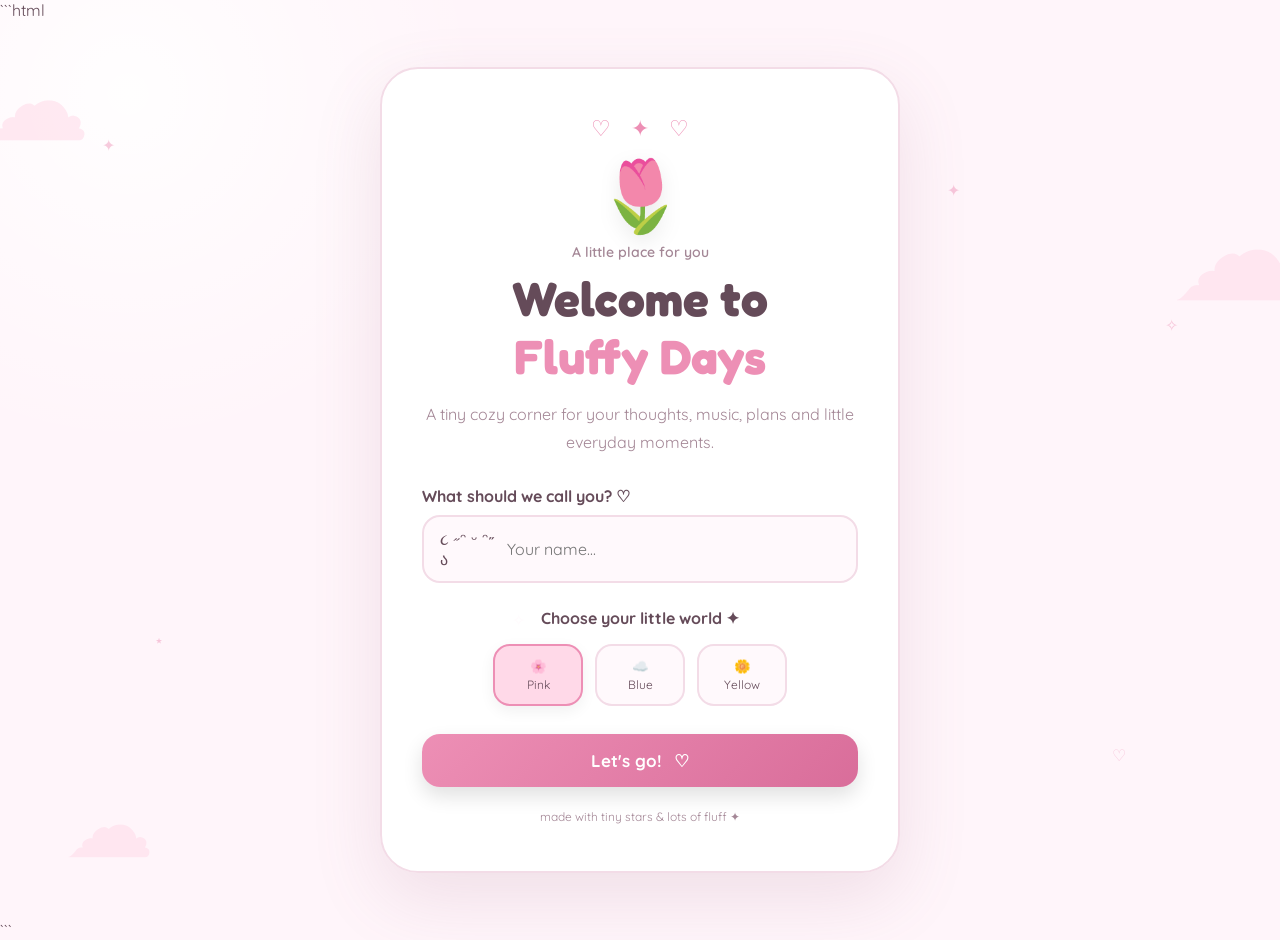
<file: index.html>
```html
<!DOCTYPE html>
<html lang="en">

<head>

    <meta charset="UTF-8">

    <meta
        name="viewport"
        content="width=device-width, initial-scale=1.0"
    >

    <title>Fluffy Days ✦</title>

    <link rel="stylesheet" href="style.css">

    <link rel="preconnect" href="https://fonts.googleapis.com">

    <link
        rel="preconnect"
        href="https://fonts.gstatic.com"
        crossorigin
    >

    <link
        href="https://fonts.googleapis.com/css2?family=Fredoka:wght@400;500;600;700&family=Quicksand:wght@400;500;600;700&display=swap"
        rel="stylesheet"
    >

</head>


<body>

    <!-- =========================================
         DECORATIONS
    ========================================== -->

    <div class="cloud cloud-one">☁</div>
    <div class="cloud cloud-two">☁</div>
    <div class="cloud cloud-three">☁</div>

    <div class="sparkles">
        <span>✦</span>
        <span>✧</span>
        <span>⋆</span>
        <span>✦</span>
        <span>♡</span>
        <span>✧</span>
    </div>


    <!-- =========================================
         WELCOME SCREEN
    ========================================== -->

    <main
        class="welcome-screen"
        id="welcomeScreen"
    >

        <div class="welcome-card">

            <div class="top-decoration">
                <span>♡</span>
                <span>✦</span>
                <span>♡</span>
            </div>

            <div class="flower">
                🌷
            </div>

            <p class="tiny-title">
                A little place for you
            </p>

            <h1>
                Welcome to
                <span>Fluffy Days</span>
            </h1>

            <p class="subtitle">
                A tiny cozy corner for your thoughts,
                music, plans and little everyday moments.
            </p>


            <!-- NAME -->

            <div class="name-section">

                <label for="nameInput">
                    What should we call you? ♡
                </label>

                <div class="input-wrapper">

                    <span>
                        ૮ ˶ᵔ ᵕ ᵔ˶ ა
                    </span>

                    <input
                        type="text"
                        id="nameInput"
                        placeholder="Your name..."
                        maxlength="20"
                        autocomplete="off"
                    >

                </div>

            </div>


            <!-- THEME -->

            <div class="theme-section">

                <p>
                    Choose your little world ✦
                </p>

                <div class="theme-options">

                    <button
                        type="button"
                        class="theme pink selected"
                        data-theme="pink"
                    >
                        🌸
                        <span>Pink</span>
                    </button>

                    <button
                        type="button"
                        class="theme blue"
                        data-theme="blue"
                    >
                        ☁️
                        <span>Blue</span>
                    </button>

                    <button
                        type="button"
                        class="theme yellow"
                        data-theme="yellow"
                    >
                        🌼
                        <span>Yellow</span>
                    </button>

                </div>

            </div>


            <!-- ENTER -->

            <button
                type="button"
                class="enter-button"
                id="enterButton"
            >
                <span>Let's go!</span>
                <span>♡</span>
            </button>

            <p class="little-note">
                made with tiny stars & lots of fluff ✦
            </p>

        </div>

    </main>



    <!-- =========================================
         MAIN APP
    ========================================== -->

    <main
        class="app hidden"
        id="app"
    >

        <!-- HEADER -->

        <header class="app-header">

            <div>

                <p class="hello">
                    Hello,
                </p>

                <h2 id="userGreeting">
                    Fluffy Friend ♡
                </h2>

            </div>

            <button
                type="button"
                class="settings-button"
                id="settingsButton"
            >
                ⚙
            </button>

        </header>



        <!-- =====================================
             NAVIGATION
        ====================================== -->

        <nav class="main-nav">

            <button
                type="button"
                class="nav-button active"
                data-page="home"
            >
                🏠
                <span>Home</span>
            </button>

            <button
                type="button"
                class="nav-button"
                data-page="diary"
            >
                📖
                <span>Diary</span>
            </button>

            <button
                type="button"
                class="nav-button"
                data-page="music"
            >
                🎵
                <span>Music</span>
            </button>

            <button
                type="button"
                class="nav-button"
                data-page="timer"
            >
                ⏱️
                <span>Timer</span>
            </button>

            <button
                type="button"
                class="nav-button"
                data-page="calendar"
            >
                📅
                <span>Calendar</span>
            </button>

            <button
                type="button"
                class="nav-button"
                data-page="tasks"
            >
                📝
                <span>Tasks</span>
            </button>

        </nav>



        <!-- =====================================
             HOME
        ====================================== -->

        <section
            class="page active-page"
            id="homePage"
        >

            <section class="hero-card">

                <div class="hero-text">

                    <p id="dateText">
                        Today is a lovely day ✦
                    </p>

                    <h1>
                        Make today
                        <span>your little story.</span>
                    </h1>

                    <p>
                        Write something down,
                        listen to music,
                        focus for a while
                        or simply rest.
                    </p>

                </div>

                <div class="hero-decoration">
                    🌸
                    <span>✦</span>
                    ☁
                </div>

            </section>


            <section class="feature-grid">

                <button
                    type="button"
                    class="feature-card"
                    data-page="diary"
                >
                    <span class="feature-icon">
                        📖
                    </span>

                    <strong>
                        My Diary
                    </strong>

                    <small>
                        Write your thoughts ♡
                    </small>
                </button>


                <button
                    type="button"
                    class="feature-card"
                    data-page="music"
                >
                    <span class="feature-icon">
                        🎵
                    </span>

                    <strong>
                        Music
                    </strong>

                    <small>
                        Let the day play ♪
                    </small>
                </button>


                <button
                    type="button"
                    class="feature-card"
                    data-page="timer"
                >
                    <span class="feature-icon">
                        ⏱️
                    </span>

                    <strong>
                        Focus Timer
                    </strong>

                    <small>
                        A little time for you
                    </small>
                </button>


                <button
                    type="button"
                    class="feature-card"
                    data-page="calendar"
                >
                    <span class="feature-icon">
                        🌷
                    </span>

                    <strong>
                        Calendar
                    </strong>

                    <small>
                        Keep your days together
                    </small>
                </button>


                <button
                    type="button"
                    class="feature-card"
                    data-page="tasks"
                >
                    <span class="feature-icon">
                        ☁️
                    </span>

                    <strong>
                        My Tasks
                    </strong>

                    <small>
                        Little things to do
                    </small>
                </button>


                <button
                    type="button"
                    class="feature-card"
                    data-page="diary"
                >
                    <span class="feature-icon">
                        ✨
                    </span>

                    <strong>
                        Memories
                    </strong>

                    <small>
                        Look back at your days
                    </small>
                </button>

            </section>


            <section class="quote-card">

                <span>✦</span>

                <p>
                    "You don't have to make
                    every day perfect.
                    Just make it yours."
                </p>

                <span>♡</span>

            </section>

        </section>



        <!-- =====================================
             DIARY
        ====================================== -->

        <section
            class="page"
            id="diaryPage"
        >

            <div class="page-title">

                <div>

                    <p>
                        Your little book of memories
                    </p>

                    <h1>
                        My Diary 📖
                    </h1>

                </div>

                <button
                    type="button"
                    class="primary-button"
                    id="newEntryButton"
                >
                    + New Entry
                </button>

            </div>


            <div class="diary-toolbar">

                <div class="search-box">

                    <span>🔍</span>

                    <input
                        type="text"
                        id="diarySearch"
                        placeholder="Search your memories..."
                    >

                </div>


                <button
                    type="button"
                    class="filter-button"
                    id="favoritesFilter"
                >
                    ⭐ Favorites
                </button>

            </div>


            <div
                class="diary-entries"
                id="diaryEntries"
            ></div>


            <div
                class="empty-diary"
                id="emptyDiary"
            >

                <div class="empty-cloud">
                    ☁️
                </div>

                <h2>
                    Your little book is empty ♡
                </h2>

                <p>
                    Maybe today is the perfect day
                    to write your first memory.
                </p>

                <button
                    type="button"
                    class="primary-button"
                    id="emptyNewEntry"
                >
                    Write something ✍️
                </button>

            </div>

        </section>



        <!-- =====================================
             MUSIC
        ====================================== -->

        <section
            class="page"
            id="musicPage"
        >

            <div class="page-title">

                <div>

                    <p>
                        A soundtrack for your little world
                    </p>

                    <h1>
                        My Music 🎵
                    </h1>

                </div>

            </div>


            <div class="music-container">

                <div class="music-player-card">

                    <div class="music-art">

                        <div class="music-disc">
                            ♪
                        </div>

                        <span>
                            ♡
                        </span>

                    </div>


                    <div class="music-info">

                        <p>
                            Your cozy music corner
                        </p>

                        <h2>
                            Play something lovely ♡
                        </h2>

                        <small>
                            Open Spotify and let
                            your favorite songs play.
                        </small>

                    </div>


                    <a
                        class="spotify-button"
                        href="https://open.spotify.com/"
                        target="_blank"
                        rel="noopener noreferrer"
                    >
                        🎧
                        Open Spotify
                        ↗
                    </a>

                </div>


                <div class="music-mini-grid">

                    <button
                        type="button"
                        class="music-mini-card"
                        data-spotify-search="lofi"
                    >

                        <span>🌙</span>

                        <strong>
                            Night
                        </strong>

                        <small>
                            Soft & peaceful
                        </small>

                    </button>


                    <button
                        type="button"
                        class="music-mini-card"
                        data-spotify-search="happy music"
                    >

                        <span>☀️</span>

                        <strong>
                            Morning
                        </strong>

                        <small>
                            Happy beginnings
                        </small>

                    </button>


                    <button
                        type="button"
                        class="music-mini-card"
                        data-spotify-search="rain sounds"
                    >

                        <span>🌧️</span>

                        <strong>
                            Rainy Day
                        </strong>

                        <small>
                            Cozy atmosphere
                        </small>

                    </button>

                </div>

            </div>

        </section>



        <!-- =====================================
             TIMER
        ====================================== -->

        <section
            class="page"
            id="timerPage"
        >

            <div class="page-title">

                <div>

                    <p>
                        One little step at a time
                    </p>

                    <h1>
                        Focus Timer ⏱️
                    </h1>

                </div>

            </div>


            <div class="timer-container">

                <div class="timer-card">

                    <div class="timer-decoration">
                        ✦
                    </div>

                    <p
                        id="timerMode"
                        class="timer-mode"
                    >
                        Focus time
                    </p>

                    <div
                        id="timerDisplay"
                        class="timer-display"
                    >
                        25:00
                    </div>

                    <p
                        id="timerMessage"
                        class="timer-message"
                    >
                        Ready when you are ♡
                    </p>


                    <div class="timer-presets">

                        <button
                            type="button"
                            class="timer-preset active"
                            data-minutes="25"
                        >
                            25 min
                        </button>

                        <button
                            type="button"
                            class="timer-preset"
                            data-minutes="15"
                        >
                            15 min
                        </button>

                        <button
                            type="button"
                            class="timer-preset"
                            data-minutes="5"
                        >
                            5 min
                        </button>

                    </div>


                    <div class="timer-controls">

                        <button
                            type="button"
                            id="startTimer"
                            class="primary-button"
                        >
                            ▶ Start
                        </button>

                        <button
                            type="button"
                            id="pauseTimer"
                            class="secondary-button"
                        >
                            ⏸ Pause
                        </button>

                        <button
                            type="button"
                            id="resetTimer"
                            class="secondary-button"
                        >
                            ↻ Reset
                        </button>

                    </div>

                </div>


                <div class="timer-tip">

                    <span>
                        🌷
                    </span>

                    <div>

                        <strong>
                            Little reminder
                        </strong>

                        <p>
                            You don't need to finish
                            everything at once.
                            Just focus on this moment.
                        </p>

                    </div>

                </div>

            </div>

        </section>



        <!-- =====================================
             CALENDAR
        ====================================== -->

        <section
            class="page"
            id="calendarPage"
        >

            <div class="page-title">

                <div>

                    <p>
                        Keep your little days together
                    </p>

                    <h1>
                        My Calendar 📅
                    </h1>

                </div>

            </div>


            <div class="calendar-layout">

                <div class="calendar-card">

                    <div class="calendar-header">

                        <button
                            type="button"
                            id="previousMonth"
                            class="calendar-arrow"
                        >
                            ‹
                        </button>

                        <h2 id="calendarMonth">
                            Month
                        </h2>

                        <button
                            type="button"
                            id="nextMonth"
                            class="calendar-arrow"
                        >
                            ›
                        </button>

                    </div>


                    <div class="calendar-weekdays">

                        <span>Sun</span>
                        <span>Mon</span>
                        <span>Tue</span>
                        <span>Wed</span>
                        <span>Thu</span>
                        <span>Fri</span>
                        <span>Sat</span>

                    </div>


                    <div
                        class="calendar-grid"
                        id="calendarGrid"
                    ></div>

                </div>


                <div class="calendar-side-card">

                    <div class="calendar-flower">
                        🌷
                    </div>

                    <h2>
                        Your little day
                    </h2>

                    <p id="selectedDateText">
                        Pick a date from your calendar ♡
                    </p>

                    <button
                        type="button"
                        class="primary-button"
                        id="calendarTodayButton"
                    >
                        Today ✦
                    </button>

                </div>

            </div>

        </section>



        <!-- =====================================
             TASKS
        ====================================== -->

        <section
            class="page"
            id="tasksPage"
        >

            <div class="page-title">

                <div>

                    <p>
                        Small steps still count
                    </p>

                    <h1>
                        My Tasks 📝
                    </h1>

                </div>

            </div>


            <div class="tasks-container">

                <div class="task-input-card">

                    <div class="task-input-wrapper">

                        <span>
                            ✦
                        </span>

                        <input
                            type="text"
                            id="taskInput"
                            placeholder="What little thing do you want to do?"
                            maxlength="100"
                        >

                        <button
                            type="button"
                            id="addTaskButton"
                            class="primary-button"
                        >
                            Add ♡
                        </button>

                    </div>

                </div>


                <div class="task-progress-card">

                    <div>

                        <strong>
                            Today's little goals
                        </strong>

                        <span id="taskProgress">
                            0 / 0
                        </span>

                    </div>

                    <div class="progress-bar">

                        <div
                            id="taskProgressBar"
                            class="progress-fill"
                        ></div>

                    </div>

                </div>


                <div
                    class="task-list"
                    id="taskList"
                ></div>


                <div
                    class="empty-tasks"
                    id="emptyTasks"
                >

                    <div>
                        ☁️
                    </div>

                    <h2>
                        Nothing here yet ♡
                    </h2>

                    <p>
                        Add one tiny thing you'd like
                        to accomplish today.
                    </p>

                </div>

            </div>

        </section>



        <!-- =====================================
             FOOTER
        ====================================== -->

        <footer>

            <span>☁</span>

            <span>
                Fluffy Days
            </span>

            <span>♡</span>

        </footer>

    </main>



    <!-- =========================================
         DIARY MODAL
    ========================================== -->

    <div
        class="modal hidden"
        id="diaryModal"
    >

        <div class="modal-card">

            <button
                type="button"
                class="close-button"
                id="closeDiary"
            >
                ×
            </button>


            <div class="modal-heading">

                <span>
                    🌷
                </span>

                <div>

                    <p>
                        A little page for you
                    </p>

                    <h2 id="modalTitle">
                        New Memory
                    </h2>

                </div>

            </div>


            <label>
                Title
            </label>

            <input
                class="diary-title-input"
                id="entryTitle"
                placeholder="Give this memory a name..."
                maxlength="80"
            >


            <label>
                How are you feeling? ♡
            </label>


            <div class="mood-options">

                <button
                    type="button"
                    class="mood"
                    data-mood="🥰"
                >
                    🥰
                    <span>Happy</span>
                </button>

                <button
                    type="button"
                    class="mood"
                    data-mood="😊"
                >
                    😊
                    <span>Good</span>
                </button>

                <button
                    type="button"
                    class="mood"
                    data-mood="😌"
                >
                    😌
                    <span>Calm</span>
                </button>

                <button
                    type="button"
                    class="mood"
                    data-mood="🥲"
                >
                    🥲
                    <span>Emotional</span>
                </button>

                <button
                    type="button"
                    class="mood"
                    data-mood="😔"
                >
                    😔
                    <span>Sad</span>
                </button>

                <button
                    type="button"
                    class="mood"
                    data-mood="😴"
                >
                    😴
                    <span>Tired</span>
                </button>

            </div>


            <label>
                Date
            </label>

            <input
                type="date"
                id="entryDate"
            >


            <label>
                Tags
                <small>
                    separate with commas
                </small>
            </label>

            <input
                class="diary-title-input"
                id="entryTags"
                placeholder="school, friends, art..."
            >


            <label>
                Your thoughts
            </label>

            <textarea
                id="entryContent"
                placeholder="Dear diary... ♡"
            ></textarea>


            <div class="modal-bottom">

                <button
                    type="button"
                    class="favorite-toggle"
                    id="favoriteToggle"
                >
                    ☆ Add to favorites
                </button>

                <button
                    type="button"
                    class="primary-button"
                    id="saveEntry"
                >
                    Save Memory ♡
                </button>

            </div>

        </div>

    </div>



    <!-- =========================================
         JAVASCRIPT
    ========================================== -->

    <script src="app.js"></script>

</body>

</html>
```
</file>
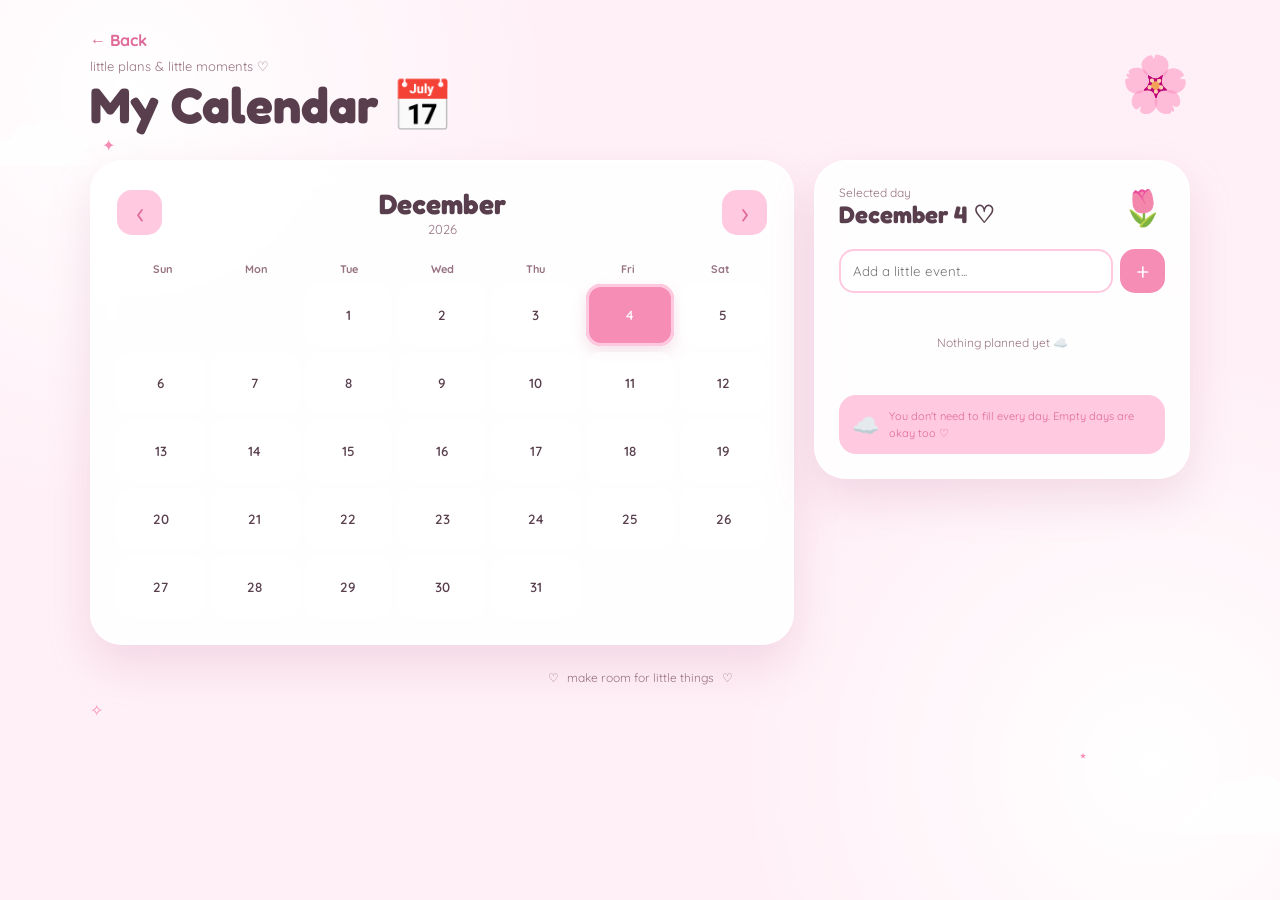
<file: calendar.html>
<!DOCTYPE html>
<html lang="en">

<head>
    <meta charset="UTF-8">

    <meta name="viewport"
          content="width=device-width, initial-scale=1.0">

    <title>Calendar ♡ | Fluffy Days</title>

    <link rel="stylesheet" href="calendar.css">

    <link
        href="https://fonts.googleapis.com/css2?family=Fredoka:wght@400;500;600;700&family=Quicksand:wght@400;500;600;700&display=swap"
        rel="stylesheet">
</head>

<body>

    <div class="cloud cloud-one">☁</div>
    <div class="cloud cloud-two">☁</div>

    <div class="sparkles">
        <span>✦</span>
        <span>♡</span>
        <span>✧</span>
        <span>⋆</span>
    </div>


    <main class="calendar-app">

        <header class="calendar-header">

            <div>

                <a href="index.html" class="back-button">
                    ← Back
                </a>

                <p class="little-label">
                    little plans & little moments ♡
                </p>

                <h1>
                    My Calendar 📅
                </h1>

            </div>

            <div class="header-decoration">
                🌸
            </div>

        </header>


        <section class="calendar-layout">


            <!-- CALENDAR -->

            <section class="calendar-card">

                <div class="month-header">

                    <button id="previousMonth">
                        ‹
                    </button>

                    <div>

                        <h2 id="monthTitle">
                            August
                        </h2>

                        <p id="yearTitle">
                            2026
                        </p>

                    </div>

                    <button id="nextMonth">
                        ›
                    </button>

                </div>


                <div class="weekdays">

                    <span>Sun</span>
                    <span>Mon</span>
                    <span>Tue</span>
                    <span>Wed</span>
                    <span>Thu</span>
                    <span>Fri</span>
                    <span>Sat</span>

                </div>


                <div
                    class="calendar-grid"
                    id="calendarGrid">
                </div>

            </section>


            <!-- EVENTS -->

            <aside class="event-panel">

                <div class="event-header">

                    <div>

                        <p>
                            Selected day
                        </p>

                        <h2 id="selectedDate">
                            Today ♡
                        </h2>

                    </div>

                    <span>
                        🌷
                    </span>

                </div>


                <div class="event-form">

                    <input
                        id="eventInput"
                        type="text"
                        placeholder="Add a little event..."
                    >

                    <button id="addEventButton">
                        +
                    </button>

                </div>


                <div
                    class="event-list"
                    id="eventList">
                </div>


                <div class="calendar-tip">

                    <span>☁️</span>

                    <p>
                        You don't need to fill every day.
                        Empty days are okay too ♡
                    </p>

                </div>

            </aside>

        </section>


        <footer>
            <span>♡</span>
            <span>make room for little things</span>
            <span>♡</span>
        </footer>

    </main>


    <script src="calendar.js"></script>

</body>
</html>
</file>
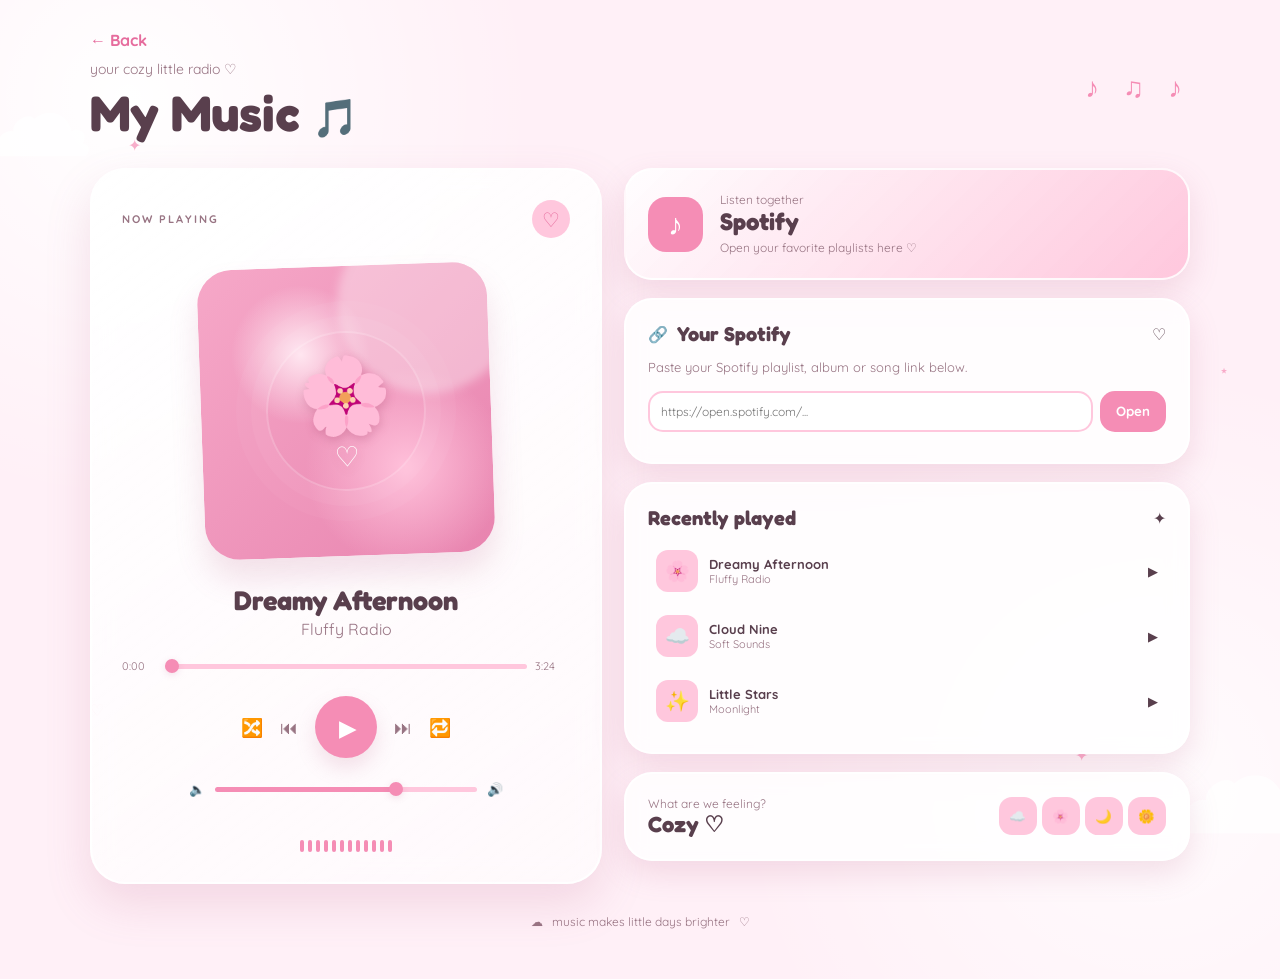
<file: music.html>
<!DOCTYPE html>
<html lang="en">

<head>

    <meta charset="UTF-8">

    <meta
        name="viewport"
        content="width=device-width, initial-scale=1.0"
    >

    <title>Music ♡ | Fluffy Days</title>

    <link rel="stylesheet" href="music.css">

    <link
        href="https://fonts.googleapis.com/css2?family=Fredoka:wght@400;500;600;700&family=Quicksand:wght@400;500;600;700&display=swap"
        rel="stylesheet"
    >

</head>

<body>

    <!-- Decorative background -->

    <div class="cloud cloud-1">☁</div>
    <div class="cloud cloud-2">☁</div>

    <div class="sparkles">
        <span>✦</span>
        <span>✧</span>
        <span>♡</span>
        <span>✦</span>
        <span>⋆</span>
    </div>


    <!-- ======================================
         APP
    ======================================= -->

    <main class="music-app">


        <!-- HEADER -->

        <header class="music-header">

            <div>

                <a
                    href="index.html"
                    class="back-button"
                >
                    ← Back
                </a>

                <p class="little-label">
                    your cozy little radio ♡
                </p>

                <h1>
                    My Music
                    <span>🎵</span>
                </h1>

            </div>

            <div class="header-decoration">
                ♪ ♫ ♪
            </div>

        </header>



        <!-- ==================================
             MAIN MUSIC AREA
        =================================== -->

        <section class="music-layout">


            <!-- =================================
                 PLAYER
            ================================== -->

            <section class="player-card">

                <div class="player-top">

                    <span>
                        NOW PLAYING
                    </span>

                    <button
                        id="favoriteButton"
                        class="heart-button"
                        aria-label="Favorite"
                    >
                        ♡
                    </button>

                </div>


                <!-- Album artwork -->

                <div
                    class="album-art"
                    id="albumArt"
                >

                    <div class="album-glow"></div>

                    <div class="album-center">

                        <span class="music-note">
                            ♪
                        </span>

                        <span>
                            ♡
                        </span>

                    </div>

                    <div class="vinyl-lines"></div>

                </div>


                <!-- Song information -->

                <div class="song-info">

                    <h2 id="songTitle">
                        Your Little Song
                    </h2>

                    <p id="artistName">
                        Fluffy Radio
                    </p>

                </div>


                <!-- Progress -->

                <div class="progress-area">

                    <span id="currentTime">
                        0:00
                    </span>

                    <input
                        type="range"
                        id="progressBar"
                        min="0"
                        max="100"
                        value="0"
                    >

                    <span id="totalTime">
                        3:24
                    </span>

                </div>


                <!-- Controls -->

                <div class="player-controls">

                    <button
                        id="shuffleButton"
                        class="small-control"
                        aria-label="Shuffle"
                    >
                        🔀
                    </button>

                    <button
                        id="previousButton"
                        class="small-control"
                        aria-label="Previous"
                    >
                        ⏮
                    </button>

                    <button
                        id="playButton"
                        class="play-button"
                        aria-label="Play"
                    >
                        ▶
                    </button>

                    <button
                        id="nextButton"
                        class="small-control"
                        aria-label="Next"
                    >
                        ⏭
                    </button>

                    <button
                        id="repeatButton"
                        class="small-control"
                        aria-label="Repeat"
                    >
                        🔁
                    </button>

                </div>


                <!-- Volume -->

                <div class="volume-area">

                    <span>
                        🔈
                    </span>

                    <input
                        type="range"
                        id="volumeBar"
                        min="0"
                        max="100"
                        value="70"
                    >

                    <span>
                        🔊
                    </span>

                </div>


                <!-- Visualizer -->

                <div
                    class="visualizer"
                    id="visualizer"
                >

                    <i></i>
                    <i></i>
                    <i></i>
                    <i></i>
                    <i></i>
                    <i></i>
                    <i></i>
                    <i></i>
                    <i></i>
                    <i></i>
                    <i></i>
                    <i></i>

                </div>

            </section>



            <!-- =================================
                 RIGHT SIDE
            ================================== -->

            <div class="music-side">


                <!-- Spotify -->

                <section class="spotify-card">

                    <div class="spotify-icon">
                        ♪
                    </div>

                    <div class="spotify-text">

                        <p>
                            Listen together
                        </p>

                        <h2>
                            Spotify
                        </h2>

                        <span>
                            Open your favorite
                            playlists here ♡
                        </span>

                    </div>

                </section>


                <!-- Spotify link -->

                <section class="spotify-link-card">

                    <div class="section-heading">

                        <div>

                            <span>
                                🔗
                            </span>

                            <h2>
                                Your Spotify
                            </h2>

                        </div>

                        <span>
                            ♡
                        </span>

                    </div>


                    <p>
                        Paste your Spotify playlist,
                        album or song link below.
                    </p>


                    <div class="spotify-input">

                        <input
                            type="url"
                            id="spotifyInput"
                            placeholder="https://open.spotify.com/..."
                        >

                        <button
                            id="spotifyButton"
                        >
                            Open
                        </button>

                    </div>


                    <div
                        class="spotify-message"
                        id="spotifyMessage"
                    >
                    </div>

                </section>



                <!-- Recently played -->

                <section class="recent-card">

                    <div class="section-heading">

                        <h2>
                            Recently played
                        </h2>

                        <span>
                            ✦
                        </span>

                    </div>


                    <div
                        class="recent-list"
                        id="recentList"
                    >

                        <button
                            class="recent-item"
                            data-title="Dreamy Afternoon"
                            data-artist="Fluffy Radio"
                        >

                            <span class="recent-cover">
                                🌸
                            </span>

                            <span class="recent-info">

                                <strong>
                                    Dreamy Afternoon
                                </strong>

                                <small>
                                    Fluffy Radio
                                </small>

                            </span>

                            <span>
                                ▶
                            </span>

                        </button>


                        <button
                            class="recent-item"
                            data-title="Cloud Nine"
                            data-artist="Soft Sounds"
                        >

                            <span class="recent-cover">
                                ☁️
                            </span>

                            <span class="recent-info">

                                <strong>
                                    Cloud Nine
                                </strong>

                                <small>
                                    Soft Sounds
                                </small>

                            </span>

                            <span>
                                ▶
                            </span>

                        </button>


                        <button
                            class="recent-item"
                            data-title="Little Stars"
                            data-artist="Moonlight"
                        >

                            <span class="recent-cover">
                                ✨
                            </span>

                            <span class="recent-info">

                                <strong>
                                    Little Stars
                                </strong>

                                <small>
                                    Moonlight
                                </small>

                            </span>

                            <span>
                                ▶
                            </span>

                        </button>

                    </div>

                </section>



                <!-- Mood -->

                <section class="mood-card">

                    <div>

                        <p>
                            What are we feeling?
                        </p>

                        <h2 id="moodText">
                            Cozy ♡
                        </h2>

                    </div>

                    <div class="mood-buttons">

                        <button data-mood="Cozy ♡">
                            ☁️
                        </button>

                        <button data-mood="Happy ✦">
                            🌸
                        </button>

                        <button data-mood="Dreamy ✧">
                            🌙
                        </button>

                        <button data-mood="Calm ♡">
                            🌼
                        </button>

                    </div>

                </section>


            </div>

        </section>



        <!-- ==================================
             FOOTER
        =================================== -->

        <footer>

            <span>☁</span>

            <span>
                music makes little days brighter
            </span>

            <span>♡</span>

        </footer>

    </main>


    <script src="music.js"></script>

</body>

</html>
</file>
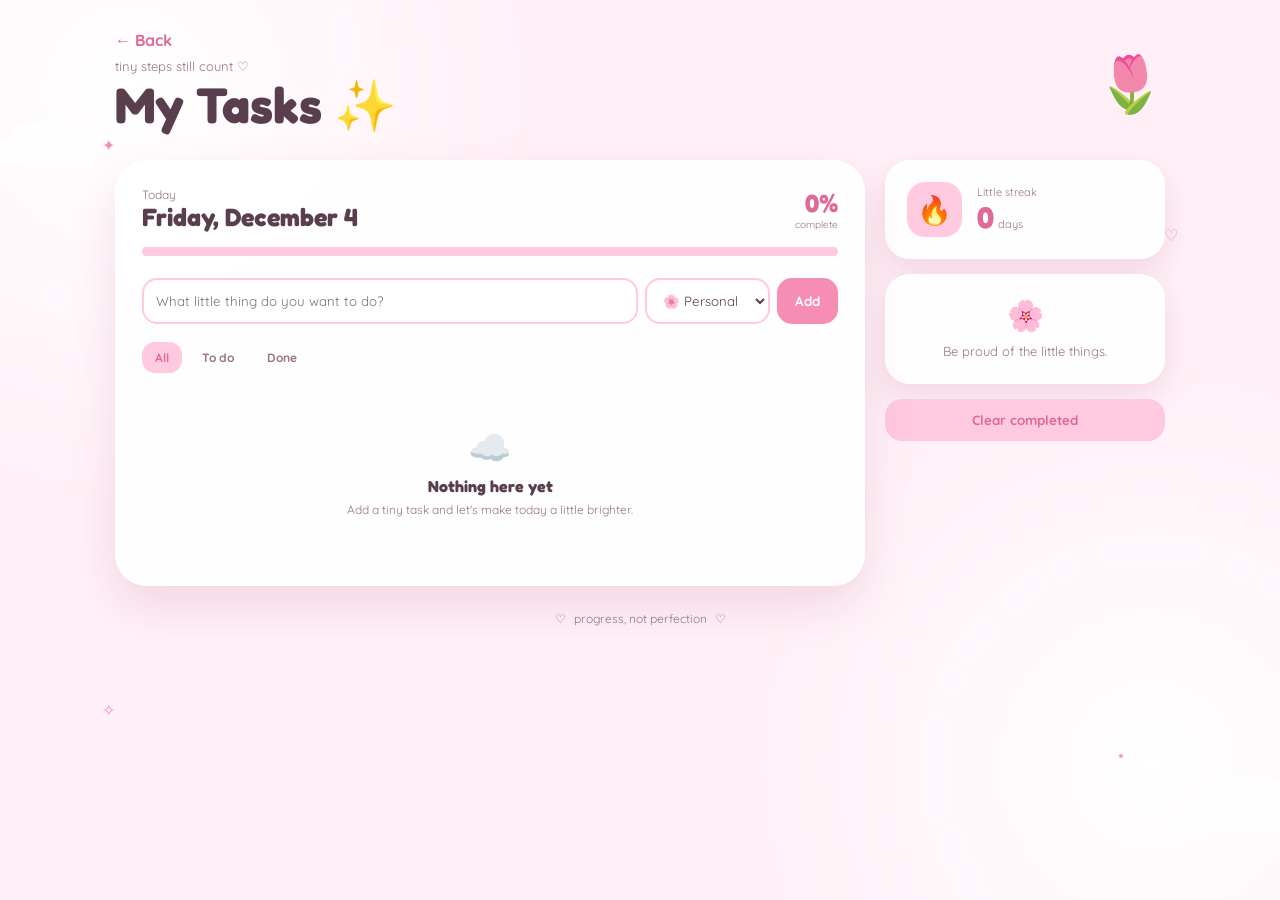
<file: tasks.html>
<!DOCTYPE html>
<html lang="en">

<head>

    <meta charset="UTF-8">

    <meta
        name="viewport"
        content="width=device-width, initial-scale=1.0"
    >

    <title>Tasks ♡ | Fluffy Days</title>

    <link rel="stylesheet" href="tasks.css">

    <link
        href="https://fonts.googleapis.com/css2?family=Fredoka:wght@400;500;600;700&family=Quicksand:wght@400;500;600;700&display=swap"
        rel="stylesheet">

</head>

<body>

    <div class="cloud cloud-one">☁</div>
    <div class="cloud cloud-two">☁</div>

    <div class="sparkles">
        <span>✦</span>
        <span>♡</span>
        <span>✧</span>
        <span>⋆</span>
    </div>


    <main class="tasks-app">


        <header class="tasks-header">

            <div>

                <a
                    href="index.html"
                    class="back-button"
                >
                    ← Back
                </a>

                <p class="little-label">
                    tiny steps still count ♡
                </p>

                <h1>
                    My Tasks ✨
                </h1>

            </div>

            <div class="header-decoration">
                🌷
            </div>

        </header>


        <section class="tasks-layout">


            <!-- MAIN TASK AREA -->

            <section class="tasks-card">


                <div class="task-top">

                    <div>

                        <p>
                            Today
                        </p>

                        <h2 id="dateText">
                            Today ♡
                        </h2>

                    </div>

                    <div class="progress-number">

                        <strong id="progressPercent">
                            0%
                        </strong>

                        <span>
                            complete
                        </span>

                    </div>

                </div>


                <!-- PROGRESS BAR -->

                <div class="progress-bar">

                    <div
                        id="progressFill"
                        class="progress-fill">
                    </div>

                </div>


                <!-- ADD TASK -->

                <div class="add-task">

                    <input
                        id="taskInput"
                        type="text"
                        placeholder="What little thing do you want to do?"
                    >

                    <select id="categorySelect">

                        <option value="🌸">
                            🌸 Personal
                        </option>

                        <option value="📚">
                            📚 Study
                        </option>

                        <option value="💼">
                            💼 Work
                        </option>

                        <option value="💗">
                            💗 Self-care
                        </option>

                    </select>

                    <button id="addTaskButton">
                        Add
                    </button>

                </div>


                <!-- FILTER -->

                <div class="filters">

                    <button
                        class="filter active"
                        data-filter="all"
                    >
                        All
                    </button>

                    <button
                        class="filter"
                        data-filter="active"
                    >
                        To do
                    </button>

                    <button
                        class="filter"
                        data-filter="completed"
                    >
                        Done
                    </button>

                </div>


                <!-- TASK LIST -->

                <div
                    id="taskList"
                    class="task-list">
                </div>


                <div
                    id="emptyMessage"
                    class="empty-message"
                >
                    <span>☁️</span>

                    <strong>
                        Nothing here yet
                    </strong>

                    <p>
                        Add a tiny task and let's
                        make today a little brighter.
                    </p>

                </div>


            </section>


            <!-- SIDE -->

            <aside class="task-side">


                <div class="streak-card">

                    <span class="streak-icon">
                        🔥
                    </span>

                    <div>

                        <p>
                            Little streak
                        </p>

                        <strong id="streakCount">
                            0
                        </strong>

                        <span>
                            days
                        </span>

                    </div>

                </div>


                <div class="quote-card">

                    <span>
                        🌸
                    </span>

                    <p id="quoteText">
                        "You don't have to do
                        everything today."
                    </p>

                </div>


                <button
                    id="clearCompleted"
                    class="clear-button"
                >
                    Clear completed
                </button>


            </aside>

        </section>


        <footer>

            <span>♡</span>

            <span>
                progress, not perfection
            </span>

            <span>♡</span>

        </footer>

    </main>


    <script src="tasks.js"></script>

</body>
</html>
</file>
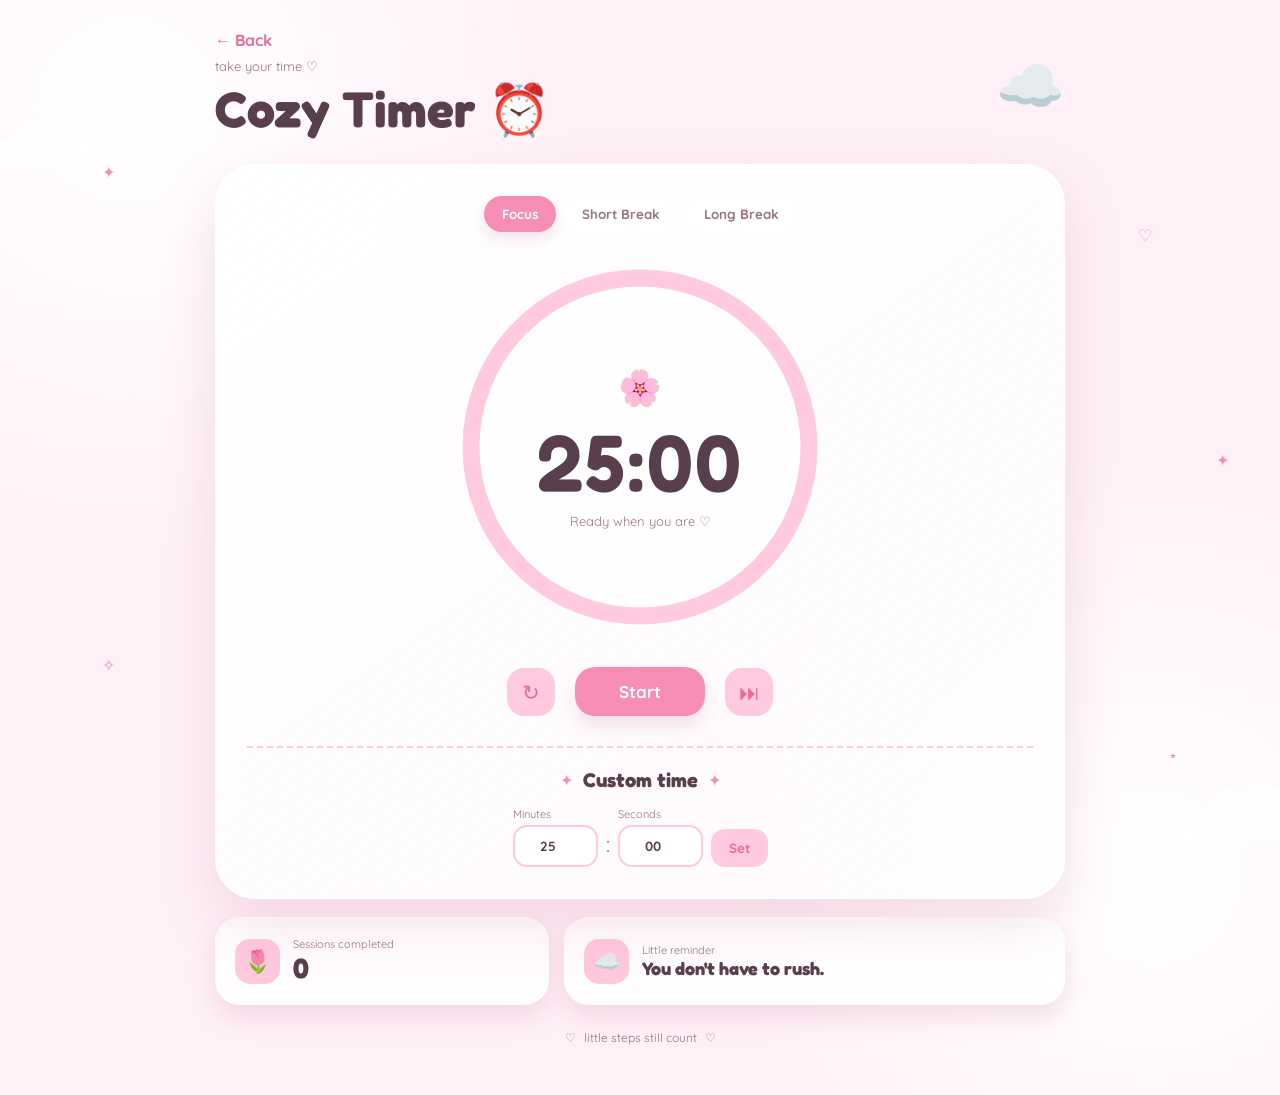
<file: timer.html>
<!DOCTYPE html>
<html lang="en">

<head>
    <meta charset="UTF-8">

    <meta
        name="viewport"
        content="width=device-width, initial-scale=1.0"
    >

    <title>Timer ♡ | Fluffy Days</title>

    <link rel="stylesheet" href="timer.css">

    <link
        href="https://fonts.googleapis.com/css2?family=Fredoka:wght@400;500;600;700&family=Quicksand:wght@400;500;600;700&display=swap"
        rel="stylesheet"
    >
</head>

<body>

    <div class="cloud cloud-one">☁</div>
    <div class="cloud cloud-two">☁</div>

    <div class="sparkles">
        <span>✦</span>
        <span>♡</span>
        <span>✧</span>
        <span>⋆</span>
        <span>✦</span>
    </div>


    <main class="timer-app">

        <!-- HEADER -->

        <header class="timer-header">

            <div>

                <a href="index.html" class="back-button">
                    ← Back
                </a>

                <p class="little-label">
                    take your time ♡
                </p>

                <h1>
                    Cozy Timer ⏰
                </h1>

            </div>

            <div class="header-cloud">
                ☁️
            </div>

        </header>


        <!-- TIMER CARD -->

        <section class="timer-card">

            <div class="timer-mode">

                <button
                    class="mode-button active"
                    data-minutes="25"
                >
                    Focus
                </button>

                <button
                    class="mode-button"
                    data-minutes="5"
                >
                    Short Break
                </button>

                <button
                    class="mode-button"
                    data-minutes="15"
                >
                    Long Break
                </button>

            </div>


            <!-- TIMER -->

            <div class="timer-circle">

                <svg
                    class="progress-ring"
                    viewBox="0 0 300 300"
                >

                    <circle
                        class="ring-background"
                        cx="150"
                        cy="150"
                        r="130"
                    ></circle>

                    <circle
                        id="progressRing"
                        class="ring-progress"
                        cx="150"
                        cy="150"
                        r="130"
                    ></circle>

                </svg>


                <div class="timer-content">

                    <span id="timerEmoji">
                        🌸
                    </span>

                    <div
                        id="timeDisplay"
                        class="time-display"
                    >
                        25:00
                    </div>

                    <p id="timerStatus">
                        Ready when you are ♡
                    </p>

                </div>

            </div>


            <!-- CONTROLS -->

            <div class="timer-controls">

                <button
                    id="resetButton"
                    class="secondary-button"
                >
                    ↻
                </button>

                <button
                    id="startButton"
                    class="start-button"
                >
                    Start
                </button>

                <button
                    id="skipButton"
                    class="secondary-button"
                >
                    ⏭
                </button>

            </div>


            <!-- CUSTOM TIMER -->

            <div class="custom-time">

                <div class="custom-heading">

                    <span>
                        ✦
                    </span>

                    <h2>
                        Custom time
                    </h2>

                    <span>
                        ✦
                    </span>

                </div>


                <div class="custom-inputs">

                    <div>

                        <label for="minutesInput">
                            Minutes
                        </label>

                        <input
                            id="minutesInput"
                            type="number"
                            min="1"
                            max="180"
                            value="25"
                        >

                    </div>

                    <span class="colon">
                        :
                    </span>

                    <div>

                        <label for="secondsInput">
                            Seconds
                        </label>

                        <input
                            id="secondsInput"
                            type="number"
                            min="0"
                            max="59"
                            value="00"
                        >

                    </div>

                    <button id="setCustomButton">
                        Set
                    </button>

                </div>

            </div>

        </section>


        <!-- BOTTOM CARDS -->

        <section class="timer-bottom">


            <!-- SESSION CARD -->

            <div class="info-card">

                <span class="info-icon">
                    🌷
                </span>

                <div>

                    <p>
                        Sessions completed
                    </p>

                    <strong id="sessionCount">
                        0
                    </strong>

                </div>

            </div>


            <!-- MESSAGE -->

            <div class="message-card">

                <span id="messageEmoji">
                    ☁️
                </span>

                <div>

                    <p>
                        Little reminder
                    </p>

                    <strong id="messageText">
                        You don't have to rush.
                    </strong>

                </div>

            </div>

        </section>


        <footer>

            <span>♡</span>

            <span>
                little steps still count
            </span>

            <span>♡</span>

        </footer>

    </main>


    <script src="timer.js"></script>

</body>

</html>
</file>
<file: style.css>
/* ==========================================
   FLUFFY DAYS
   Complete Style Sheet
========================================== */


/* ==========================================
   VARIABLES
========================================== */

:root {

    --bg: #fff5fa;
    --card: #ffffff;
    --card-soft: #fff9fc;

    --primary: #ed8fb5;
    --primary-dark: #d96d9a;
    --primary-light: #ffd9e8;

    --text: #654b59;
    --text-light: #a48796;

    --border: #f3dce7;

    --shadow:
        0 12px 35px rgba(191, 117, 150, 0.12);

    --shadow-hover:
        0 18px 40px rgba(191, 117, 150, 0.20);

    --radius: 24px;
}


/* ==========================================
   BLUE THEME
========================================== */

body.theme-blue {

    --bg: #f1f8ff;
    --card: #ffffff;
    --card-soft: #f8fcff;

    --primary: #80bce8;
    --primary-dark: #559bd0;
    --primary-light: #d8efff;

    --text: #4d6170;
    --text-light: #8298a8;

    --border: #dcecf7;

    --shadow:
        0 12px 35px rgba(85, 155, 208, 0.13);

    --shadow-hover:
        0 18px 40px rgba(85, 155, 208, 0.20);
}


/* ==========================================
   YELLOW THEME
========================================== */

body.theme-yellow {

    --bg: #fffbee;
    --card: #ffffff;
    --card-soft: #fffdf5;

    --primary: #efc85e;
    --primary-dark: #d9ae36;
    --primary-light: #fff0b8;

    --text: #6c6040;
    --text-light: #a4976b;

    --border: #f5e8b9;

    --shadow:
        0 12px 35px rgba(203, 171, 70, 0.13);

    --shadow-hover:
        0 18px 40px rgba(203, 171, 70, 0.20);
}


/* ==========================================
   RESET
========================================== */

* {
    box-sizing: border-box;
}


html {
    scroll-behavior: smooth;
}


body {

    margin: 0;

    min-height: 100vh;

    background:
        radial-gradient(
            circle at 10% 10%,
            rgba(255,255,255,.9),
            transparent 25%
        ),
        var(--bg);

    color: var(--text);

    font-family:
        "Quicksand",
        sans-serif;

    overflow-x: hidden;
}


button,
input,
textarea,
select {

    font-family:
        "Quicksand",
        sans-serif;

}


button {

    cursor: pointer;

    border: none;

}


a {
    text-decoration: none;
}


/* ==========================================
   HIDDEN
========================================== */

.hidden {
    display: none !important;
}


/* ==========================================
   DECORATIVE CLOUDS
========================================== */

.cloud {

    position: fixed;

    z-index: -1;

    color: var(--primary-light);

    font-size: 110px;

    opacity: .55;

    pointer-events: none;

}


.cloud-one {

    top: 30px;

    left: -20px;

}


.cloud-two {

    top: 160px;

    right: -30px;

    font-size: 140px;

}


.cloud-three {

    bottom: 20px;

    left: 5%;

    font-size: 90px;

}


/* ==========================================
   SPARKLES
========================================== */

.sparkles span {

    position: fixed;

    z-index: -1;

    color: var(--primary);

    opacity: .45;

    animation:
        sparkleFloat 4s ease-in-out infinite;

    pointer-events: none;

}


.sparkles span:nth-child(1) {

    top: 15%;

    left: 8%;

}


.sparkles span:nth-child(2) {

    top: 35%;

    right: 8%;

    animation-delay: .8s;

}


.sparkles span:nth-child(3) {

    top: 70%;

    left: 12%;

    animation-delay: 1.5s;

}


.sparkles span:nth-child(4) {

    top: 20%;

    right: 25%;

    animation-delay: 2s;

}


.sparkles span:nth-child(5) {

    bottom: 15%;

    right: 12%;

    animation-delay: 2.5s;

}


.sparkles span:nth-child(6) {

    bottom: 30%;

    left: 40%;

    animation-delay: 1s;

}


@keyframes sparkleFloat {

    0%,
    100% {

        transform:
            translateY(0)
            rotate(0deg);

        opacity: .3;

    }

    50% {

        transform:
            translateY(-12px)
            rotate(15deg);

        opacity: .8;

    }

}


/* ==========================================
   WELCOME
========================================== */

.welcome-screen {

    min-height: 100vh;

    display: flex;

    justify-content: center;

    align-items: center;

    padding: 30px 20px;

}


.welcome-card {

    width: min(
        520px,
        100%
    );

    padding: 45px 40px 35px;

    background:
        rgba(255,255,255,.92);

    border:
        2px solid var(--border);

    border-radius:
        38px;

    box-shadow:
        0 25px 70px
        rgba(150,90,120,.14);

    text-align: center;

    animation:
        welcomePop .7s ease;

}


@keyframes welcomePop {

    from {

        opacity: 0;

        transform:
            translateY(25px)
            scale(.96);

    }

    to {

        opacity: 1;

        transform:
            translateY(0)
            scale(1);

    }

}


.top-decoration {

    display: flex;

    justify-content: center;

    gap: 20px;

    color: var(--primary);

    font-size: 22px;

}


.flower {

    font-size: 70px;

    margin-top: 8px;

    filter:
        drop-shadow(
            0 7px 10px
            rgba(0,0,0,.08)
        );

}


.tiny-title {

    margin: 5px 0;

    color: var(--text-light);

    font-size: 14px;

    font-weight: 600;

}


.welcome-card h1 {

    margin: 8px 0 14px;

    font-family: "Fredoka", sans-serif;

    font-size: clamp(
        34px,
        7vw,
        48px
    );

}


.welcome-card h1 span {

    display: block;

    color: var(--primary);

}


.subtitle {

    line-height: 1.7;

    color: var(--text-light);

}


.name-section {

    margin-top: 30px;

    text-align: left;

}


.name-section label {

    display: block;

    margin-bottom: 9px;

    font-weight: 700;

}


.input-wrapper {

    display: flex;

    align-items: center;

    gap: 10px;

    padding: 12px 16px;

    border:
        2px solid var(--border);

    border-radius: 18px;

    background: var(--card-soft);

    transition: .25s;

}


.input-wrapper:focus-within {

    border-color:
        var(--primary);

    box-shadow:
        0 0 0 4px
        var(--primary-light);

}


.input-wrapper input {

    width: 100%;

    border: none;

    outline: none;

    background: transparent;

    color: var(--text);

    font-size: 16px;

}


.theme-section {

    margin-top: 25px;

}


.theme-section p {

    font-weight: 700;

}


.theme-options {

    display: flex;

    justify-content: center;

    gap: 12px;

}


.theme {

    min-width: 90px;

    padding: 12px 15px;

    background: var(--card-soft);

    border:
        2px solid var(--border);

    border-radius: 17px;

    color: var(--text);

    transition: .25s;

}


.theme span {

    display: block;

    margin-top: 3px;

    font-size: 12px;

}


.theme:hover {

    transform:
        translateY(-3px);

}


.theme.selected {

    border-color:
        var(--primary);

    background:
        var(--primary-light);

    box-shadow:
        0 5px 15px
        rgba(0,0,0,.06);

}


.enter-button {

    width: 100%;

    margin-top: 28px;

    padding: 16px;

    display: flex;

    justify-content: center;

    gap: 12px;

    background:
        linear-gradient(
            135deg,
            var(--primary),
            var(--primary-dark)
        );

    color: white;

    border-radius: 18px;

    font-size: 17px;

    font-weight: 700;

    box-shadow:
        0 9px 20px
        rgba(0,0,0,.12);

    transition: .25s;

}


.enter-button:hover {

    transform:
        translateY(-3px);

    box-shadow:
        0 13px 25px
        rgba(0,0,0,.17);

}


.little-note {

    margin-top: 22px;

    color: var(--text-light);

    font-size: 12px;

}


/* ==========================================
   APP
========================================== */

.app {

    width: min(
        1200px,
        100%
    );

    margin: auto;

    padding:
        25px 25px 50px;

}


.app-header {

    display: flex;

    justify-content: space-between;

    align-items: center;

    margin-bottom: 20px;

}


.hello {

    margin: 0;

    color: var(--text-light);

    font-size: 14px;

}


.app-header h2 {

    margin: 2px 0;

    font-family: "Fredoka", sans-serif;

    font-size: 28px;

}


.settings-button {

    width: 48px;

    height: 48px;

    border-radius: 50%;

    background: var(--card);

    border:
        2px solid var(--border);

    color: var(--text);

    font-size: 20px;

    transition: .25s;

}


.settings-button:hover {

    transform:
        rotate(25deg);

    background:
        var(--primary-light);

}


/* ==========================================
   NAVIGATION
========================================== */

.main-nav {

    display: flex;

    gap: 8px;

    padding: 9px;

    margin-bottom: 30px;

    background:
        rgba(255,255,255,.75);

    border:
        2px solid var(--border);

    border-radius: 24px;

    overflow-x: auto;

    scrollbar-width: none;

}


.main-nav::-webkit-scrollbar {
    display: none;
}


.nav-button {

    flex: 1;

    min-width: 85px;

    padding: 10px 12px;

    background: transparent;

    color: var(--text-light);

    border-radius: 17px;

    transition: .25s;

    font-weight: 700;

}


.nav-button span {

    display: block;

    margin-top: 3px;

    font-size: 12px;

}


.nav-button:hover {

    background:
        var(--primary-light);

    color:
        var(--primary-dark);

}


.nav-button.active {

    background:
        var(--primary);

    color: white;

    box-shadow:
        0 6px 15px
        rgba(0,0,0,.10);

}


/* ==========================================
   PAGE
========================================== */

.page {

    display: none;

    animation:
        pageIn .35s ease;

}


.page.active-page {

    display: block;

}


@keyframes pageIn {

    from {

        opacity: 0;

        transform:
            translateY(10px);

    }

    to {

        opacity: 1;

        transform:
            translateY(0);

    }

}


/* ==========================================
   HOME HERO
========================================== */

.hero-card {

    display: flex;

    justify-content: space-between;

    align-items: center;

    gap: 30px;

    padding: 45px;

    background:
        linear-gradient(
            135deg,
            var(--primary-light),
            var(--card)
        );

    border:
        2px solid var(--border);

    border-radius: 32px;

    box-shadow: var(--shadow);

}


.hero-text {

    max-width: 650px;

}


.hero-text > p:first-child {

    color:
        var(--primary-dark);

    font-weight: 700;

}


.hero-text h1 {

    margin: 10px 0;

    font-family: "Fredoka", sans-serif;

    font-size:
        clamp(32px, 6vw, 55px);

    line-height: 1.05;

}


.hero-text h1 span {

    display: block;

    color:
        var(--primary-dark);

}


.hero-text p:last-child {

    color: var(--text-light);

    line-height: 1.7;

}


.hero-decoration {

    font-size: 75px;

    white-space: nowrap;

}


.hero-decoration span {

    font-size: 35px;

    color: var(--primary);

}


/* ==========================================
   FEATURE GRID
========================================== */

.feature-grid {

    display: grid;

    grid-template-columns:
        repeat(
            3,
            1fr
        );

    gap: 18px;

    margin-top: 22px;

}


.feature-card {

    padding: 25px;

    background:
        var(--card);

    border:
        2px solid var(--border);

    border-radius: 25px;

    text-align: left;

    color: var(--text);

    box-shadow: var(--shadow);

    transition: .25s;

}


.feature-card:hover {

    transform:
        translateY(-6px);

    box-shadow:
        var(--shadow-hover);

    border-color:
        var(--primary);

}


.feature-icon {

    display: block;

    font-size: 38px;

    margin-bottom: 13px;

}


.feature-card strong {

    display: block;

    font-family: "Fredoka", sans-serif;

    font-size: 19px;

}


.feature-card small {

    display: block;

    margin-top: 5px;

    color:
        var(--text-light);

}


/* ==========================================
   QUOTE
========================================== */

.quote-card {

    display: flex;

    align-items: center;

    justify-content: center;

    gap: 20px;

    margin-top: 22px;

    padding: 25px;

    background:
        var(--card);

    border:
        2px dashed var(--border);

    border-radius: 24px;

    color:
        var(--text-light);

    text-align: center;

}


.quote-card p {

    margin: 0;

    font-style: italic;

}


/* ==========================================
   PAGE TITLE
========================================== */

.page-title {

    display: flex;

    align-items: center;

    justify-content: space-between;

    gap: 20px;

    margin-bottom: 22px;

}


.page-title p {

    margin: 0;

    color: var(--text-light);

    font-size: 14px;

}


.page-title h1 {

    margin: 4px 0 0;

    font-family: "Fredoka", sans-serif;

    font-size: 35px;

}


/* ==========================================
   BUTTONS
========================================== */

.primary-button {

    padding: 12px 20px;

    background:
        var(--primary);

    color: white;

    border-radius: 15px;

    font-weight: 700;

    transition: .25s;

}


.primary-button:hover {

    background:
        var(--primary-dark);

    transform:
        translateY(-2px);

}


.secondary-button {

    padding: 12px 18px;

    background:
        var(--card);

    color: var(--text);

    border:
        2px solid var(--border);

    border-radius: 15px;

    font-weight: 700;

    transition: .25s;

}


.secondary-button:hover {

    border-color:
        var(--primary);

    background:
        var(--primary-light);

}


/* ==========================================
   DIARY
========================================== */

.diary-toolbar {

    display: flex;

    gap: 12px;

    margin-bottom: 22px;

}


.search-box {

    flex: 1;

    display: flex;

    align-items: center;

    gap: 10px;

    padding: 12px 16px;

    background:
        var(--card);

    border:
        2px solid var(--border);

    border-radius: 16px;

}


.search-box input {

    width: 100%;

    border: none;

    outline: none;

    background: transparent;

    color: var(--text);

}


.filter-button {

    padding: 0 18px;

    background:
        var(--card);

    color: var(--text);

    border:
        2px solid var(--border);

    border-radius: 16px;

    font-weight: 700;

}


.filter-button.active {

    background:
        var(--primary-light);

    border-color:
        var(--primary);

}


.diary-entries {

    display: grid;

    grid-template-columns:
        repeat(
            2,
            1fr
        );

    gap: 18px;

}


.entry-card {

    position: relative;

    padding: 25px;

    background:
        var(--card);

    border:
        2px solid var(--border);

    border-radius: 25px;

    box-shadow: var(--shadow);

}


.entry-top {

    display: flex;

    justify-content: space-between;

    align-items: center;

}


.entry-mood {

    font-size: 30px;

}


.entry-date {

    color: var(--text-light);

    font-size: 12px;

}


.entry-card h3 {

    margin:
        12px 0 8px;

    font-family: "Fredoka", sans-serif;

    font-size: 22px;

}


.entry-content {

    color: var(--text-light);

    line-height: 1.7;

    white-space: pre-wrap;

    word-break: break-word;

}


.entry-tags {

    display: flex;

    flex-wrap: wrap;

    gap: 6px;

    margin-top: 15px;

}


.tag {

    padding: 5px 9px;

    border-radius: 10px;

    background:
        var(--primary-light);

    color:
        var(--primary-dark);

    font-size: 11px;

}


.entry-actions {

    display: flex;

    gap: 6px;

    margin-top: 18px;

}


.entry-action {

    width: 34px;

    height: 34px;

    border-radius: 11px;

    background:
        var(--card-soft);

    color: var(--text);

}


.entry-action:hover {

    background:
        var(--primary-light);

}


.entry-action.favorite {

    color:
        var(--primary-dark);

}


.entry-action.delete:hover {

    background:
        #ffe0e5;

}


.empty-diary {

    padding: 70px 20px;

    text-align: center;

}


.empty-cloud {

    font-size: 70px;

}


.empty-diary h2 {

    font-family: "Fredoka", sans-serif;

}


/* ==========================================
   MUSIC
========================================== */

.music-container {

    display: grid;

    gap: 20px;

}


.music-player-card {

    position: relative;

    display: grid;

    grid-template-columns:
        180px 1fr auto;

    align-items: center;

    gap: 30px;

    padding: 35px;

    background:
        linear-gradient(
            135deg,
            var(--primary-light),
            var(--card)
        );

    border:
        2px solid var(--border);

    border-radius: 32px;

    box-shadow: var(--shadow);

}


.music-art {

    width: 180px;

    height: 180px;

    display: flex;

    align-items: center;

    justify-content: center;

    position: relative;

    border-radius: 28px;

    background:
        radial-gradient(
            circle,
            var(--primary),
            var(--primary-light)
        );

    box-shadow:
        inset 0 0 30px
        rgba(255,255,255,.5);

}


.music-disc {

    width: 105px;

    height: 105px;

    display: flex;

    align-items: center;

    justify-content: center;

    border-radius: 50%;

    background:
        var(--card);

    color:
        var(--primary);

    font-size: 38px;

    box-shadow:
        0 8px 20px
        rgba(0,0,0,.12);

    animation:
        discSpin 8s linear infinite;

}


.music-art > span {

    position: absolute;

    top: 12px;

    right: 15px;

    font-size: 25px;

}


@keyframes discSpin {

    from {
        transform: rotate(0);
    }

    to {
        transform: rotate(360deg);
    }

}


.music-info p {

    color:
        var(--primary-dark);

    font-weight: 700;

}


.music-info h2 {

    margin: 5px 0;

    font-family: "Fredoka", sans-serif;

    font-size: 28px;

}


.music-info small {

    color:
        var(--text-light);

    line-height: 1.6;

}


.spotify-button {

    display: flex;

    align-items: center;

    gap: 9px;

    padding: 14px 18px;

    background:
        #1db954;

    color: white;

    border-radius: 16px;

    font-weight: 700;

    transition: .25s;

}


.spotify-button:hover {

    transform:
        translateY(-3px);

    box-shadow:
        0 10px 20px
        rgba(29,185,84,.2);

}


.music-mini-grid {

    display: grid;

    grid-template-columns:
        repeat(3, 1fr);

    gap: 16px;

}


.music-mini-card {

    padding: 25px;

    background:
        var(--card);

    border:
        2px solid var(--border);

    border-radius: 22px;

    box-shadow: var(--shadow);

}


.music-mini-card span {

    display: block;

    font-size: 35px;

    margin-bottom: 10px;

}


.music-mini-card strong {

    display: block;

    font-family: "Fredoka", sans-serif;

}


.music-mini-card small {

    color:
        var(--text-light);

}


/* ==========================================
   TIMER
========================================== */

.timer-container {

    max-width: 760px;

    margin: auto;

}


.timer-card {

    padding: 45px;

    text-align: center;

    background:
        linear-gradient(
            145deg,
            var(--primary-light),
            var(--card)
        );

    border:
        2px solid var(--border);

    border-radius: 35px;

    box-shadow: var(--shadow);

}


.timer-decoration {

    color:
        var(--primary);

    font-size: 25px;

}


.timer-mode {

    margin-bottom: 0;

    color:
        var(--text-light);

    font-weight: 700;

}


.timer-display {

    margin: 10px 0;

    font-family: "Fredoka", sans-serif;

    font-size:
        clamp(
            75px,
            14vw,
            125px
        );

    line-height: 1;
</file>
<file: calendar.css>
* {
    box-sizing: border-box;
    margin: 0;
    padding: 0;
}

:root {
    --bg: #fff0f7;
    --primary: #f58db5;
    --secondary: #ffc9df;
    --accent: #df6998;
    --text: #593f4d;
    --soft: #987483;
    --white: rgba(255,255,255,.88);
    --shadow: rgba(191,100,139,.18);
}

body {
    min-height: 100vh;

    font-family: "Quicksand", sans-serif;

    color: var(--text);

    background:
        radial-gradient(circle at 10% 10%,
        white,
        transparent 30%),

        radial-gradient(circle at 90% 85%,
        white,
        transparent 30%),

        var(--bg);

    overflow-x: hidden;
}

button,
input {
    font-family: inherit;
}

button {
    cursor: pointer;
}


/* BACKGROUND */

.cloud {
    position: fixed;

    color: rgba(255,255,255,.7);

    font-size: 130px;

    pointer-events: none;

    z-index: 0;

    animation: floatCloud 7s ease-in-out infinite;
}

.cloud-one {
    top: 4%;
    left: -30px;
}

.cloud-two {
    right: -40px;
    bottom: 3%;

    font-size: 160px;

    animation-delay: 2s;
}

@keyframes floatCloud {

    0%,100% {
        transform: translateX(0);
    }

    50% {
        transform: translateX(18px);
    }
}

.sparkles span {
    position: fixed;

    z-index: 1;

    color: var(--primary);

    animation: sparkle 3s infinite;
}

.sparkles span:nth-child(1) {
    top: 15%;
    left: 8%;
}

.sparkles span:nth-child(2) {
    top: 30%;
    right: 8%;
    animation-delay: .8s;
}

.sparkles span:nth-child(3) {
    bottom: 20%;
    left: 7%;
    animation-delay: 1.5s;
}

.sparkles span:nth-child(4) {
    bottom: 15%;
    right: 15%;
    animation-delay: 2s;
}

@keyframes sparkle {

    0%,100% {
        opacity: .2;
        transform: scale(.7);
    }

    50% {
        opacity: 1;
        transform: scale(1.3);
    }
}


/* APP */

.calendar-app {
    width: min(1100px, 92%);

    margin: auto;

    padding: 30px 0 50px;

    position: relative;

    z-index: 2;
}


/* HEADER */

.calendar-header {
    display: flex;

    justify-content: space-between;

    align-items: center;

    margin-bottom: 25px;
}

.back-button {
    display: inline-block;

    color: var(--accent);

    text-decoration: none;

    font-weight: 700;

    margin-bottom: 8px;
}

.little-label {
    color: var(--soft);

    font-size: 13px;
}

.calendar-header h1 {
    font-family: "Fredoka", sans-serif;

    font-size: clamp(35px, 6vw, 50px);
}

.header-decoration {
    font-size: 55px;

    animation: floatCloud 4s ease-in-out infinite;
}


/* LAYOUT */

.calendar-layout {
    display: grid;

    grid-template-columns: 1.5fr .8fr;

    gap: 20px;
}


/* CALENDAR CARD */

.calendar-card,
.event-panel {
    background: var(--white);

    border: 2px solid rgba(255,255,255,.9);

    border-radius: 32px;

    box-shadow:
        0 20px 45px var(--shadow);

    backdrop-filter: blur(15px);
}

.calendar-card {
    padding: 25px;
}


/* MONTH */

.month-header {
    display: flex;

    justify-content: space-between;

    align-items: center;

    margin-bottom: 25px;
}

.month-header button {
    border: none;

    width: 45px;
    height: 45px;

    border-radius: 15px;

    background: var(--secondary);

    color: var(--accent);

    font-size: 30px;

    transition: .2s;
}

.month-header button:hover {
    transform: scale(1.08);
}

.month-header div {
    text-align: center;
}

.month-header h2 {
    font-family: "Fredoka", sans-serif;

    font-size: 28px;
}

.month-header p {
    color: var(--soft);

    font-size: 13px;
}


/* WEEKDAYS */

.weekdays {
    display: grid;

    grid-template-columns: repeat(7,1fr);

    margin-bottom: 8px;
}

.weekdays span {
    text-align: center;

    color: var(--soft);

    font-size: 11px;

    font-weight: 700;
}


/* DAYS */

.calendar-grid {
    display: grid;

    grid-template-columns: repeat(7,1fr);

    gap: 6px;
}

.day {
    min-height: 62px;

    border: none;

    border-radius: 15px;

    background: rgba(255,255,255,.65);

    color: var(--text);

    position: relative;

    transition: .2s;

    font-weight: 600;
}

.day:hover {
    background: var(--secondary);

    transform: translateY(-2px);
}

.day.empty {
    background: transparent;

    cursor: default;
}

.day.today {
    background: var(--primary);

    color: white;

    box-shadow:
        0 6px 15px var(--shadow);
}

.day.selected {
    outline: 3px solid var(--secondary);

    outline-offset: -3px;
}

.day.has-event::after {
    content: "♥";

    position: absolute;

    bottom: 5px;
    left: 50%;

    transform: translateX(-50%);

    font-size: 10px;

    color: var(--accent);
}

.day.today.has-event::after {
    color: white;
}


/* EVENT PANEL */

.event-panel {
    padding: 23px;

    height: fit-content;
}

.event-header {
    display: flex;

    justify-content: space-between;

    align-items: center;

    margin-bottom: 20px;
}

.event-header p {
    color: var(--soft);

    font-size: 12px;
}

.event-header h2 {
    font-family: "Fredoka", sans-serif;

    font-size: 24px;
}

.event-header > span {
    font-size: 35px;
}


/* FORM */

.event-form {
    display: flex;

    gap: 7px;

    margin-bottom: 17px;
}

.event-form input {
    min-width: 0;

    flex: 1;

    border: 2px solid var(--secondary);

    border-radius: 15px;

    padding: 12px;

    outline: none;

    color: var(--text);
}

.event-form input:focus {
    border-color: var(--primary);
}

.event-form button {
    width: 45px;

    border: none;

    border-radius: 15px;

    background: var(--primary);

    color: white;

    font-size: 24px;
}


/* EVENTS */

.event-list {
    display: flex;

    flex-direction: column;

    gap: 8px;

    max-height: 280px;

    overflow-y: auto;
}

.event-item {
    display: flex;

    align-items: center;

    gap: 9px;

    padding: 10px;

    border-radius: 14px;

    background: rgba(255,255,255,.7);
}

.event-item span {
    flex: 1;

    font-size: 13px;
}

.delete-event {
    border: none;

    background: transparent;

    color: var(--soft);

    font-size: 15px;
}

.empty-events {
    text-align: center;

    color: var(--soft);

    font-size: 12px;

    padding: 25px 10px;
}


/* TIP */

.calendar-tip {
    display: flex;

    gap: 10px;

    align-items: center;

    margin-top: 20px;

    padding: 13px;

    border-radius: 17px;

    background: var(--secondary);
}

.calendar-tip span {
    font-size: 22px;
}

.calendar-tip p {
    color: var(--accent);

    font-size: 11px;

    line-height: 1.5;
}


/* FOOTER */

footer {
    display: flex;

    justify-content: center;

    gap: 8px;

    color: var(--soft);

    font-size: 12px;

    margin-top: 25px;
}


/* MOBILE */

@media (max-width: 800px) {

    .calendar-layout {
        grid-template-columns: 1fr;
    }

}

@media (max-width: 500px) {

    .calendar-card {
        padding: 15px;
    }

    .day {
        min-height: 48px;

        border-radius: 10px;

        font-size: 12px;
    }

    .weekdays span {
        font-size: 9px;
    }

    .header-decoration {
        display: none;
    }

}
</file>
<file: music.css>
* {
    box-sizing: border-box;
    margin: 0;
    padding: 0;
}

:root {
    --bg: #fff0f7;
    --primary: #f58db5;
    --secondary: #ffc7dd;
    --accent: #e66c9d;
    --text: #593f4d;
    --soft: #987483;
    --white: rgba(255,255,255,.82);
    --shadow: rgba(191,100,139,.18);
}

body {
    min-height: 100vh;

    font-family:
        "Quicksand",
        sans-serif;

    color: var(--text);

    background:
        radial-gradient(
            circle at 10% 10%,
            white,
            transparent 28%
        ),
        radial-gradient(
            circle at 90% 80%,
            rgba(255,255,255,.8),
            transparent 30%
        ),
        var(--bg);

    overflow-x: hidden;
}

button,
input {
    font-family: inherit;
}

button {
    cursor: pointer;
}


/* ======================================
   BACKGROUND
====================================== */

.cloud {
    position: fixed;

    color: rgba(255,255,255,.7);

    font-size: 120px;

    pointer-events: none;

    z-index: 0;

    animation: cloudFloat 7s ease-in-out infinite;
}

.cloud-1 {
    top: 4%;
    left: -25px;
}

.cloud-2 {
    bottom: 3%;
    right: -35px;

    font-size: 160px;

    animation-delay: 2s;
}

@keyframes cloudFloat {

    0%,100% {
        transform: translateX(0);
    }

    50% {
        transform: translateX(18px);
    }

}

.sparkles span {
    position: fixed;

    color: var(--primary);

    z-index: 1;

    opacity: .7;

    pointer-events: none;

    animation: sparkle 3s infinite;
}

.sparkles span:nth-child(1) {
    top: 15%;
    left: 10%;
}

.sparkles span:nth-child(2) {
    top: 20%;
    right: 10%;

    animation-delay: .7s;
}

.sparkles span:nth-child(3) {
    bottom: 20%;
    left: 7%;

    animation-delay: 1.3s;
}

.sparkles span:nth-child(4) {
    bottom: 15%;
    right: 15%;

    animation-delay: 2s;
}

.sparkles span:nth-child(5) {
    top: 40%;
    right: 4%;

    animation-delay: 1.7s;
}

@keyframes sparkle {

    0%,100% {
        opacity: .2;
        transform: scale(.7);
    }

    50% {
        opacity: 1;
        transform: scale(1.3);
    }

}


/* ======================================
   APP
====================================== */

.music-app {
    width: min(1100px,92%);

    margin: auto;

    padding:
        30px 0
        50px;

    position: relative;

    z-index: 2;
}


/* ======================================
   HEADER
====================================== */

.music-header {
    display: flex;

    justify-content: space-between;

    align-items: center;

    margin-bottom: 25px;
}

.back-button {
    display: inline-block;

    color: var(--accent);

    text-decoration: none;

    font-weight: 700;

    margin-bottom: 10px;
}

.little-label {
    color: var(--soft);

    font-size: 14px;

    margin-bottom: 4px;
}

.music-header h1 {
    font-family: "Fredoka",sans-serif;

    font-size: clamp(35px,6vw,50px);
}

.music-header h1 span {
    font-size: .75em;
}

.header-decoration {
    color: var(--primary);

    font-size: 28px;

    letter-spacing: 8px;
}


/* ======================================
   LAYOUT
====================================== */

.music-layout {
    display: grid;

    grid-template-columns:
        minmax(360px, .95fr)
        minmax(320px, 1.05fr);

    gap: 22px;

    align-items: start;
}


/* ======================================
   PLAYER
====================================== */

.player-card {
    padding: 30px;

    border-radius: 35px;

    background:
        linear-gradient(
            145deg,
            rgba(255,255,255,.95),
            rgba(255,255,255,.63)
        );

    border:
        2px solid
        rgba(255,255,255,.9);

    box-shadow:
        0 20px 45px var(--shadow);

    backdrop-filter: blur(15px);
}

.player-top {
    display: flex;

    justify-content: space-between;

    align-items: center;

    color: var(--soft);

    font-size: 11px;

    letter-spacing: 2px;

    font-weight: 700;
}

.heart-button {
    border: none;

    background: var(--secondary);

    color: var(--accent);

    width: 38px;
    height: 38px;

    border-radius: 50%;

    font-size: 20px;

    transition: .25s;
}

.heart-button:hover {
    transform: scale(1.1);
}

.heart-button.loved {
    background: var(--primary);

    color: white;
}


/* ======================================
   ALBUM ART
====================================== */

.album-art {
    width: min(290px,75vw);

    aspect-ratio: 1;

    margin: 28px auto;

    border-radius: 35px;

    position: relative;

    overflow: hidden;

    background:
        radial-gradient(
            circle at 35% 30%,
            #ffe6f0,
            transparent 25%
        ),
        radial-gradient(
            circle at 70% 70%,
            #ffc0da,
            transparent 35%
        ),
        linear-gradient(
            135deg,
            #f6a8c8,
            #e884af
        );

    box-shadow:
        0 20px 30px var(--shadow);

    transform: rotate(-2deg);

    transition: .4s;
}

.album-art.playing {
    transform:
        rotate(2deg)
        scale(1.02);
}

.album-glow {
    position: absolute;

    width: 180px;
    height: 180px;

    border-radius: 50%;

    background: rgba(255,255,255,.35);

    top: -50px;
    right: -30px;

    filter: blur(5px);
}

.album-center {
    position: absolute;

    inset: 0;

    display: flex;

    justify-content: center;

    align-items: center;

    flex-direction: column;

    color: white;

    font-family: "Fredoka",sans-serif;

    font-size: 28px;

    text-shadow:
        0 4px 10px rgba(160,60,100,.25);
}

.music-note {
    font-size: 75px;

    animation:
        musicBounce 2s
        ease-in-out infinite;

    animation-play-state: paused;
}

.album-art.playing
.music-note {
    animation-play-state: running;
}

@keyframes musicBounce {

    0%,100% {
        transform:
            translateY(0)
            rotate(-5deg);
    }

    50% {
        transform:
            translateY(-10px)
            rotate(5deg);
    }

}

.vinyl-lines {
    position: absolute;

    width: 160px;
    height: 160px;

    border:
        2px solid
        rgba(255,255,255,.2);

    border-radius: 50%;

    left: 50%;
    top: 50%;

    transform: translate(-50%,-50%);

    box-shadow:
        0 0 0 15px rgba(255,255,255,.04),
        0 0 0 30px rgba(255,255,255,.03);
}


/* ======================================
   SONG INFO
====================================== */

.song-info {
    text-align: center;

    margin-bottom: 20px;
}

.song-info h2 {
    font-family: "Fredoka",sans-serif;

    font-size: 27px;
}

.song-info p {
    color: var(--soft);

    margin-top: 3px;
}


/* ======================================
   PROGRESS
====================================== */

.progress-area {
    display: grid;

    grid-template-columns:
        35px 1fr 35px;

    align-items: center;

    gap: 8px;

    color: var(--soft);

    font-size: 11px;
}

input[type="range"] {
    width: 100%;

    appearance: none;

    height: 5px;

    border-radius: 10px;

    background: var(--secondary);

    outline: none;
}

input[type="range"]::-webkit-slider-thumb {
    appearance: none;

    width: 14px;
    height: 14px;

    border-radius: 50%;

    background: var(--primary);

    box-shadow:
        0 2px 7px var(--shadow);
}

input[type="range"]::-moz-range-thumb {
    width: 14px;
    height: 14px;

    border: none;

    border-radius: 50%;

    background: var(--primary);
}


/* ======================================
   CONTROLS
====================================== */

.player-controls {
    display: flex;

    justify-content: center;

    align-items: center;

    gap: 17px;

    margin: 23px 0;
}

.small-control {
    border: none;

    background: transparent;

    color: var(--soft);

    font-size: 18px;

    transition: .2s;
}

.small-control:hover {
    color: var(--accent);

    transform: scale(1.15);
}

.small-control.active {
    color: var(--accent);
}

.play-button {
    width: 62px;
    height: 62px;

    border: none;

    border-radius: 50%;

    background: var(--primary);

    color: white;

    font-size: 23px;

    padding-left: 4px;

    box-shadow:
        0 10px 20px var(--shadow);

    transition: .25s;
}

.play-button:hover {
    transform: scale(1.08);
}


/* ======================================
   VOLUME
====================================== */

.volume-area {
    display: flex;

    align-items: center;

    gap: 10px;

    width: 70%;

    margin: auto;

    color: var(--soft);

    font-size: 13px;
}


/* ======================================
   VISUALIZER
====================================== */

.visualizer {
    height: 35px;

    display: flex;

    justify-content: center;

    align-items: end;

    gap: 4px;

    margin-top: 20px;
}

.visualizer i {
    display: block;

    width: 4px;

    height: 12px;

    border-radius: 5px;

    background: var(--primary);

    animation:
        visualizer 1s
        ease-in-out infinite;

    animation-play-state: paused;
}

.visualizer i:nth-child(2) {
    animation-delay: .1s;
}

.visualizer i:nth-child(3) {
    animation-delay: .25s;
}

.visualizer i:nth-child(4) {
    animation-delay: .4s;
}

.visualizer i:nth-child(5) {
    animation-delay: .15s;
}

.visualizer i:nth-child(6) {
    animation-delay: .3s;
}

.visualizer i:nth-child(7) {
    animation-delay: .5s;
}

.visualizer i:nth-child(8) {
    animation-delay: .2s;
}

.visualizer i:nth-child(9) {
    animation-delay: .35s;
}

.visualizer i:nth-child(10) {
    animation-delay: .45s;
}

.visualizer i:nth-child(11) {
    animation-delay: .25s;
}

.visualizer i:nth-child(12) {
    animation-delay: .1s;
}

.visualizer.playing i {
    animation-play-state: running;
}

@keyframes visualizer {

    0%,100% {
        height: 7px;
    }

    50% {
        height: 30px;
    }

}


/* ======================================
   RIGHT SIDE
====================================== */

.music-side {
    display: flex;

    flex-direction: column;

    gap: 18px;
}

.spotify-card,
.spotify-link-card,
.recent-card,
.mood-card {
    background: var(--white);

    border:
        2px solid
        rgba(255,255,255,.85);

    border-radius: 28px;

    box-shadow:
        0 12px 30px var(--shadow);

    padding: 22px;

    backdrop-filter: blur(10px);
}


/* ======================================
   SPOTIFY
====================================== */

.spotify-card {
    display: flex;

    align-items: center;

    gap: 17px;

    background:
        linear-gradient(
            135deg,
            rgba(255,255,255,.9),
            var(--secondary)
        );
}

.spotify-icon {
    width: 55px;
    height: 55px;

    flex-shrink: 0;

    display: flex;

    align-items: center;
    justify-content: center;

    border-radius: 18px;

    background: var(--primary);

    color: white;

    font-size: 30px;
}

.spotify-text p {
    color: var(--soft);

    font-size: 12px;
}

.spotify-text h2 {
    font-family: "Fredoka",sans-serif;

    font-size: 24px;
}

.spotify-text span {
    color: var(--soft);

    font-size: 12px;
}


/* ======================================
   SECTION HEADINGS
====================================== */

.section-heading {
    display: flex;

    justify-content: space-between;

    align-items: center;

    margin-bottom: 12px;
}

.section-heading > div {
    display: flex;

    align-items: center;

    gap: 9px;
}

.section-heading h2 {
    font-family: "Fredoka",sans-serif;

    font-size: 20px;
}

.spotify-link-card > p {
    color: var(--soft);

    font-size: 13px;

    line-height: 1.5;

    margin-bottom: 13px;
}

.spotify-input {
    display: flex;

    gap: 7px;
}

.spotify-input input {
    min-width: 0;

    flex: 1;

    border: 2px solid var(--secondary);

    border-radius: 15px;

    padding: 11px;

    outline: none;

    background: white;

    color: var(--text);

    font-size: 12px;
}

.spotify-input input:focus {
    border-color: var(--primary);
}

.spotify-input button {
    border: none;

    background: var(--primary);

    color: white;

    border-radius: 15px;

    padding: 0 16px;

    font-weight: 700;
}

.spotify-message {
    font-size: 12px;

    color: var(--accent);

    margin-top: 8px;
}


/* ======================================
   RECENT
====================================== */

.recent-list {
    display: flex;

    flex-direction: column;

    gap: 7px;
}

.recent-item {
    width: 100%;

    border: none;

    background: transparent;

    display: flex;

    align-items: center;

    gap: 11px;

    padding: 8px;

    border-radius: 15px;

    color: var(--text);

    text-align: left;

    transition: .2s;
}

.recent-item:hover {
    background: rgba(255,255,255,.8);

    transform: translateX(3px);
}

.recent-cover {
    width: 42px;
    height: 42px;

    display: flex;

    align-items: center;
    justify-content: center;

    border-radius: 12px;

    background: var(--secondary);

    font-size: 20px;
}

.recent-info {
    flex: 1;

    display: flex;

    flex-direction: column;
}

.recent-info strong {
    font-size: 13px;
}

.recent-info small {
    color: var(--soft);

    font-size: 11px;
}


/* ======================================
   MOOD
====================================== */

.mood-card {
    display: flex;

    align-items: center;

    justify-content: space-between;

    gap: 15px;
}

.mood-card p {
    color: var(--soft);

    font-size: 12px;
}

.mood-card h2 {
    font-family: "Fredoka",sans-serif;

    font-size: 22px;
}

.mood-buttons {
    display: flex;

    gap: 5px;
}

.mood-buttons button {
    border: none;

    width: 38px;
    height: 38px;

    border-radius: 13px;

    background: var(--secondary);

    transition: .2s;
}

.mood-buttons button:hover {
    transform: translateY(-4px);
}


/* ======================================
   FOOTER
====================================== */

footer {
    display: flex;

    justify-content: center;

    gap: 9px;

    color: var(--soft);

    font-size: 12px;

    margin-top: 30px;
}


/* ======================================
   MOBILE
====================================== */

@media (max-width:800px) {

    .music-layout {
        grid-template-columns: 1fr;
    }

}

@media (max-width:520px) {

    .music-app {
        width: 94%;
    }

    .music-header {
        align-items: flex-start;
    }

    .header-decoration {
        display: none;
    }

    .player-card {
        padding: 22px 17px;
    }

    .album-art {
        width: 230px;
    }

    .player-controls {
        gap: 11px;
    }

    .volume-area {
        width: 90%;
    }

    .spotify-input {
        flex-direction: column;
    }

    .spotify-input button {
        padding: 11px;
    }

    .mood-card {
        flex-direction: column;

        align-items: flex-start;
    }

}
</file>
<file: tasks.css>
* {
    box-sizing: border-box;
    margin: 0;
    padding: 0;
}

:root {
    --bg: #fff0f7;
    --primary: #f58db5;
    --secondary: #ffc9df;
    --accent: #df6998;
    --text: #593f4d;
    --soft: #987483;
    --white: rgba(255,255,255,.88);
    --shadow: rgba(191,100,139,.18);
}

body {
    min-height: 100vh;

    font-family: "Quicksand", sans-serif;

    color: var(--text);

    background:
        radial-gradient(
            circle at 10% 10%,
            white,
            transparent 30%
        ),
        radial-gradient(
            circle at 90% 85%,
            white,
            transparent 30%
        ),
        var(--bg);

    overflow-x: hidden;
}

button,
input,
select {
    font-family: inherit;
}

button {
    cursor: pointer;
}


/* BACKGROUND */

.cloud {
    position: fixed;

    color: rgba(255,255,255,.7);

    font-size: 130px;

    pointer-events: none;

    z-index: 0;

    animation: floatCloud 7s ease-in-out infinite;
}

.cloud-one {
    top: 4%;
    left: -30px;
}

.cloud-two {
    bottom: 3%;
    right: -40px;

    font-size: 160px;

    animation-delay: 2s;
}

@keyframes floatCloud {

    0%,100% {
        transform: translateX(0);
    }

    50% {
        transform: translateX(18px);
    }

}

.sparkles span {
    position: fixed;

    color: var(--primary);

    z-index: 1;

    animation: sparkle 3s infinite;
}

.sparkles span:nth-child(1) {
    top: 15%;
    left: 8%;
}

.sparkles span:nth-child(2) {
    top: 25%;
    right: 8%;
    animation-delay: .7s;
}

.sparkles span:nth-child(3) {
    bottom: 20%;
    left: 8%;
    animation-delay: 1.3s;
}

.sparkles span:nth-child(4) {
    bottom: 15%;
    right: 12%;
    animation-delay: 2s;
}

@keyframes sparkle {

    0%,100% {
        opacity: .2;
        transform: scale(.7);
    }

    50% {
        opacity: 1;
        transform: scale(1.3);
    }

}


/* APP */

.tasks-app {
    width: min(1050px, 92%);

    margin: auto;

    padding: 30px 0 50px;

    position: relative;

    z-index: 2;
}


/* HEADER */

.tasks-header {
    display: flex;

    justify-content: space-between;

    align-items: center;

    margin-bottom: 25px;
}

.back-button {
    display: inline-block;

    color: var(--accent);

    text-decoration: none;

    font-weight: 700;

    margin-bottom: 8px;
}

.little-label {
    color: var(--soft);

    font-size: 13px;
}

.tasks-header h1 {
    font-family: "Fredoka", sans-serif;

    font-size: clamp(35px, 6vw, 50px);
}

.header-decoration {
    font-size: 55px;
}


/* LAYOUT */

.tasks-layout {
    display: grid;

    grid-template-columns: 1fr 280px;

    gap: 20px;

    align-items: start;
}


/* MAIN */

.tasks-card {
    background: var(--white);

    border:
        2px solid
        rgba(255,255,255,.9);

    border-radius: 32px;

    padding: 25px;

    box-shadow:
        0 20px 45px var(--shadow);

    backdrop-filter: blur(15px);
}


/* TOP */

.task-top {
    display: flex;

    justify-content: space-between;

    align-items: center;

    margin-bottom: 15px;
}

.task-top p {
    color: var(--soft);

    font-size: 12px;
}

.task-top h2 {
    font-family: "Fredoka", sans-serif;

    font-size: 25px;
}

.progress-number {
    text-align: right;

    display: flex;

    flex-direction: column;
}

.progress-number strong {
    font-family: "Fredoka", sans-serif;

    color: var(--accent);

    font-size: 25px;
}

.progress-number span {
    color: var(--soft);

    font-size: 10px;
}


/* PROGRESS */

.progress-bar {
    height: 9px;

    background: var(--secondary);

    border-radius: 20px;

    overflow: hidden;

    margin-bottom: 22px;
}

.progress-fill {
    width: 0%;

    height: 100%;

    background: var(--primary);

    border-radius: inherit;

    transition: width .4s ease;
}


/* ADD TASK */

.add-task {
    display: grid;

    grid-template-columns: 1fr auto auto;

    gap: 7px;

    margin-bottom: 18px;
}

.add-task input,
.add-task select {
    border:
        2px solid
        var(--secondary);

    background: white;

    color: var(--text);

    border-radius: 15px;

    padding: 12px;

    outline: none;
}

.add-task input:focus,
.add-task select:focus {
    border-color: var(--primary);
}

.add-task button {
    border: none;

    border-radius: 15px;

    background: var(--primary);

    color: white;

    padding: 0 18px;

    font-weight: 700;
}


/* FILTER */

.filters {
    display: flex;

    gap: 7px;

    margin-bottom: 12px;
}

.filter {
    border: none;

    background: transparent;

    color: var(--soft);

    padding: 8px 13px;

    border-radius: 13px;

    font-size: 12px;

    font-weight: 700;
}

.filter.active {
    background: var(--secondary);

    color: var(--accent);
}


/* TASK */

.task-list {
    display: flex;

    flex-direction: column;

    gap: 8px;
}

.task-item {
    display: flex;

    align-items: center;

    gap: 12px;

    padding: 12px;

    border-radius: 17px;

    background:
        rgba(255,255,255,.72);

    border:
        1px solid
        rgba(255,255,255,.8);

    transition: .2s;
}

.task-item:hover {
    transform: translateX(3px);
}

.task-checkbox {
    width: 25px;
    height: 25px;

    border:
        2px solid
        var(--secondary);

    border-radius: 9px;

    background: white;

    display: flex;

    justify-content: center;
    align-items: center;

    color: white;

    flex-shrink: 0;
}

.task-item.completed
.task-checkbox {
    background: var(--primary);

    border-color: var(--primary);
}

.task-content {
    flex: 1;

    min-width: 0;
}

.task-content strong {
    display: block;

    font-size: 14px;

    word-break: break-word;
}

.task-content small {
    color: var(--soft);

    font-size: 10px;
}

.task-item.completed
.task-content strong {
    text-decoration: line-through;

    opacity: .5;
}

.delete-task {
    border: none;

    background: transparent;

    color: var(--soft);

    font-size: 15px;

    opacity: .6;
}

.delete-task:hover {
    color: var(--accent);

    opacity: 1;
}


/* EMPTY */

.empty-message {
    text-align: center;

    padding: 40px 20px;

    color: var(--soft);
}

.empty-message span {
    display: block;

    font-size: 35px;

    margin-bottom: 7px;
}

.empty-message strong {
    display: block;

    color: var(--text);

    font-family: "Fredoka", sans-serif;

    margin-bottom: 5px;
}

.empty-message p {
    font-size: 12px;

    line-height: 1.5;
}


/* SIDE */

.task-side {
    display: flex;

    flex-direction: column;

    gap: 15px;
}

.streak-card,
.quote-card {
    background: var(--white);

    border:
        2px solid
        rgba(255,255,255,.9);

    border-radius: 25px;

    padding: 20px;

    box-shadow:
        0 12px 30px var(--shadow);
}

.streak-card {
    display: flex;

    align-items: center;

    gap: 15px;
}

.streak-icon {
    width: 55px;
    height: 55px;

    display: flex;

    justify-content: center;
    align-items: center;

    border-radius: 18px;

    background: var(--secondary);

    font-size: 28px;
}

.streak-card p {
    color: var(--soft);

    font-size: 11px;
}

.streak-card strong {
    font-family: "Fredoka", sans-serif;

    font-size: 30px;

    color: var(--accent);
}

.streak-card div > span {
    color: var(--soft);

    font-size: 11px;
}


/* QUOTE */

.quote-card {
    text-align: center;
}

.quote-card > span {
    font-size: 30px;
}

.quote-card p {
    margin-top: 8px;

    color: var(--soft);

    font-size: 13px;

    line-height: 1.5;
}


/* CLEAR */

.clear-button {
    border: none;

    background: var(--secondary);

    color: var(--accent);

    border-radius: 17px;

    padding: 13px;

    font-weight: 700;
}

.clear-button:hover {
    background: var(--primary);

    color: white;
}


/* FOOTER */

footer {
    display: flex;

    justify-content: center;

    gap: 8px;

    color: var(--soft);

    font-size: 12px;

    margin-top: 25px;
}


/* MOBILE */

@media (max-width: 800px) {

    .tasks-layout {
        grid-template-columns: 1fr;
    }

}

@media (max-width: 600px) {

    .add-task {
        grid-template-columns: 1fr;
    }

    .add-task button {
        padding: 12px;
    }

    .header-decoration {
        display: none;
    }

}
</file>
<file: timer.css>
* {
    box-sizing: border-box;
    margin: 0;
    padding: 0;
}

:root {
    --bg: #fff0f7;
    --primary: #f58db5;
    --secondary: #ffc9df;
    --accent: #e36d9c;
    --text: #593f4d;
    --soft: #987483;
    --white: rgba(255,255,255,.86);
    --shadow: rgba(191,100,139,.18);
}

body {
    min-height: 100vh;

    font-family:
        "Quicksand",
        sans-serif;

    color: var(--text);

    background:
        radial-gradient(
            circle at 10% 10%,
            white,
            transparent 30%
        ),
        radial-gradient(
            circle at 90% 80%,
            white,
            transparent 30%
        ),
        var(--bg);

    overflow-x: hidden;
}

button,
input {
    font-family: inherit;
}

button {
    cursor: pointer;
}


/* ==============================
   BACKGROUND
============================== */

.cloud {
    position: fixed;

    color: rgba(255,255,255,.7);

    font-size: 130px;

    pointer-events: none;

    z-index: 0;

    animation: floatCloud 7s ease-in-out infinite;
}

.cloud-one {
    top: 4%;
    left: -30px;
}

.cloud-two {
    bottom: 2%;
    right: -40px;

    font-size: 160px;

    animation-delay: 2s;
}

@keyframes floatCloud {

    0%,100% {
        transform: translateX(0);
    }

    50% {
        transform: translateX(18px);
    }

}

.sparkles span {
    position: fixed;

    color: var(--primary);

    pointer-events: none;

    z-index: 1;

    animation: sparkle 3s infinite;
}

.sparkles span:nth-child(1) {
    top: 18%;
    left: 8%;
}

.sparkles span:nth-child(2) {
    top: 25%;
    right: 10%;

    animation-delay: .7s;
}

.sparkles span:nth-child(3) {
    bottom: 25%;
    left: 8%;

    animation-delay: 1.2s;
}

.sparkles span:nth-child(4) {
    bottom: 15%;
    right: 8%;

    animation-delay: 1.8s;
}

.sparkles span:nth-child(5) {
    top: 50%;
    right: 4%;

    animation-delay: 2.2s;
}

@keyframes sparkle {

    0%,100% {
        opacity: .2;
        transform: scale(.7);
    }

    50% {
        opacity: 1;
        transform: scale(1.3);
    }

}


/* ==============================
   APP
============================== */

.timer-app {
    position: relative;

    z-index: 2;

    width: min(850px, 92%);

    margin: auto;

    padding:
        30px 0
        50px;
}


/* ==============================
   HEADER
============================== */

.timer-header {
    display: flex;

    justify-content: space-between;

    align-items: center;

    margin-bottom: 25px;
}

.back-button {
    display: inline-block;

    color: var(--accent);

    text-decoration: none;

    font-weight: 700;

    margin-bottom: 8px;
}

.little-label {
    color: var(--soft);

    font-size: 13px;

    margin-bottom: 4px;
}

.timer-header h1 {
    font-family: "Fredoka", sans-serif;

    font-size: clamp(35px, 6vw, 50px);
}

.header-cloud {
    font-size: 55px;

    animation:
        floatCloud 4s ease-in-out infinite;
}


/* ==============================
   TIMER CARD
============================== */

.timer-card {
    background:
        linear-gradient(
            145deg,
            rgba(255,255,255,.95),
            rgba(255,255,255,.65)
        );

    border:
        2px solid
        rgba(255,255,255,.9);

    border-radius: 40px;

    padding: 30px;

    box-shadow:
        0 25px 55px var(--shadow);

    backdrop-filter: blur(15px);

    text-align: center;
}


/* ==============================
   MODES
============================== */

.timer-mode {
    display: flex;

    justify-content: center;

    flex-wrap: wrap;

    gap: 8px;

    margin-bottom: 20px;
}

.mode-button {
    border: none;

    background:
        rgba(255,255,255,.75);

    color: var(--soft);

    padding:
        10px 18px;

    border-radius: 18px;

    font-weight: 700;

    transition: .25s;
}

.mode-button:hover {
    transform: translateY(-2px);
}

.mode-button.active {
    background: var(--primary);

    color: white;

    box-shadow:
        0 7px 15px var(--shadow);
}


/* ==============================
   TIMER CIRCLE
============================== */

.timer-circle {
    width: min(390px, 80vw);

    aspect-ratio: 1;

    margin: 10px auto 25px;

    position: relative;
}

.progress-ring {
    position: absolute;

    inset: 0;

    width: 100%;
    height: 100%;

    transform: rotate(-90deg);
}

.ring-background {
    fill: rgba(255,255,255,.5);

    stroke: var(--secondary);

    stroke-width: 13;
}

.ring-progress {
    fill: none;

    stroke: var(--primary);

    stroke-width: 13;

    stroke-linecap: round;

    stroke-dasharray: 816.8;

    stroke-dashoffset: 816.8;

    transition:
        stroke-dashoffset .4s linear;
}

.timer-content {
    position: absolute;

    inset: 0;

    display: flex;

    align-items: center;

    justify-content: center;

    flex-direction: column;
}

.timer-content span {
    font-size: 35px;

    margin-bottom: 4px;
}

.time-display {
    font-family: "Fredoka", sans-serif;

    font-size: clamp(55px, 12vw, 80px);

    font-weight: 600;

    letter-spacing: 2px;
}

.timer-content p {
    color: var(--soft);

    font-size: 13px;

    margin-top: 3px;
}


/* ==============================
   CONTROLS
============================== */

.timer-controls {
    display: flex;

    align-items: center;

    justify-content: center;

    gap: 20px;

    margin-bottom: 30px;
}

.start-button {
    border: none;

    min-width: 130px;

    padding:
        14px 30px;

    border-radius: 20px;

    background: var(--primary);

    color: white;

    font-size: 17px;

    font-weight: 700;

    box-shadow:
        0 10px 20px var(--shadow);

    transition: .25s;
}

.start-button:hover {
    transform: translateY(-3px);

    box-shadow:
        0 14px 25px var(--shadow);
}

.secondary-button {
    border: none;

    width: 48px;
    height: 48px;

    border-radius: 17px;

    background: var(--secondary);

    color: var(--accent);

    font-size: 21px;

    transition: .2s;
}

.secondary-button:hover {
    transform: scale(1.08);
}


/* ==============================
   CUSTOM TIME
============================== */

.custom-time {
    padding-top: 20px;

    border-top:
        2px dashed
        var(--secondary);
}

.custom-heading {
    display: flex;

    justify-content: center;

    align-items: center;

    gap: 10px;

    color: var(--primary);

    margin-bottom: 15px;
}

.custom-heading h2 {
    font-family: "Fredoka", sans-serif;

    color: var(--text);

    font-size: 20px;
}

.custom-inputs {
    display: flex;

    align-items: end;

    justify-content: center;

    gap: 8px;
}

.custom-inputs div {
    display: flex;

    flex-direction: column;

    text-align: left;
}

.custom-inputs label {
    color: var(--soft);

    font-size: 11px;

    margin-bottom: 4px;
}

.custom-inputs input {
    width: 85px;

    padding: 11px;

    border:
        2px solid
        var(--secondary);

    border-radius: 14px;

    outline: none;

    color: var(--text);

    text-align: center;

    font-weight: 700;

    background: white;
}

.custom-inputs input:focus {
    border-color: var(--primary);
}

.colon {
    font-size: 22px;

    padding-bottom: 9px;

    color: var(--soft);
}

#setCustomButton {
    border: none;

    background: var(--secondary);

    color: var(--accent);

    padding:
        11px 18px;

    border-radius: 14px;

    font-weight: 700;
}


/* ==============================
   BOTTOM
============================== */

.timer-bottom {
    display: grid;

    grid-template-columns: 1fr 1.5fr;

    gap: 15px;

    margin-top: 18px;
}

.info-card,
.message-card {
    background: var(--white);

    border:
        2px solid
        rgba(255,255,255,.9);

    border-radius: 25px;

    padding: 18px;

    display: flex;

    align-items: center;

    gap: 13px;

    box-shadow:
        0 12px 25px var(--shadow);
}

.info-icon,
#messageEmoji {
    width: 45px;
    height: 45px;

    display: flex;

    justify-content: center;
    align-items: center;

    border-radius: 15px;

    background: var(--secondary);

    font-size: 22px;

    flex-shrink: 0;
}

.info-card p,
.message-card p {
    color: var(--soft);

    font-size: 11px;
}

.info-card strong,
.message-card strong {
    font-family: "Fredoka", sans-serif;

    font-size: 18px;
}

#sessionCount {
    font-size: 28px;
}


/* ==============================
   FOOTER
============================== */

footer {
    display: flex;

    justify-content: center;

    gap: 8px;

    color: var(--soft);

    font-size: 12px;

    margin-top: 25px;
}


/* ==============================
   MOBILE
============================== */

@media (max-width: 600px) {

    .timer-card {
        padding: 22px 15px;
    }

    .timer-bottom {
        grid-template-columns: 1fr;
    }

    .timer-controls {
        gap: 12px;
    }

    .custom-inputs {
        flex-wrap: wrap;
    }

    .custom-inputs input {
        width: 100px;
    }

    .header-cloud {
        display: none;
    }

}
</file>
